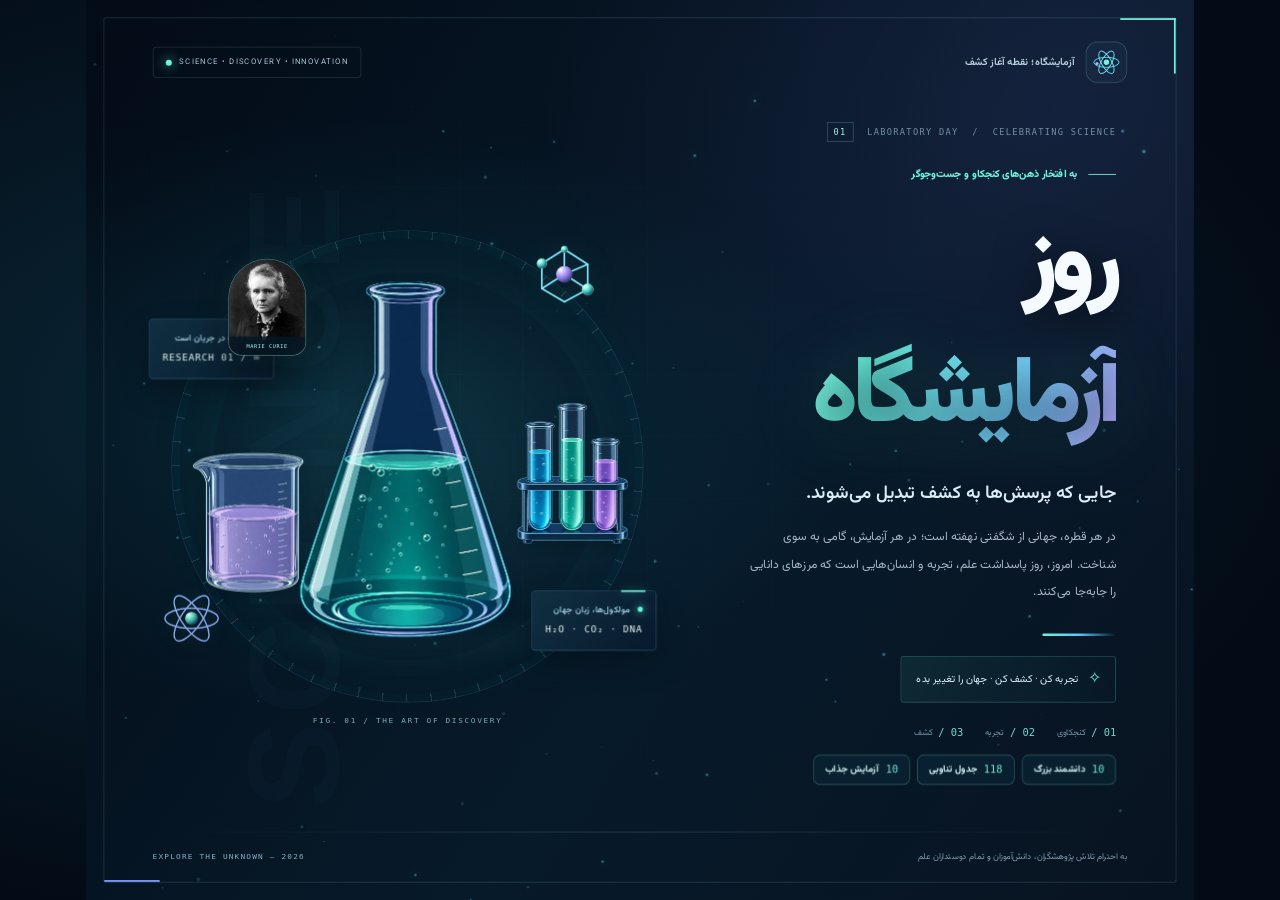
<file: index.html>
<!doctype html>
<html lang="fa" dir="rtl">

<head>
<link rel="icon" href="data:,">
    <meta charset="UTF-8">
    <meta name="viewport" content="width=device-width,initial-scale=1">
    <meta name="theme-color" content="#061426">
    <title>روز آزمایشگاه | جشن کنجکاوی و کشف</title>
    <link rel="stylesheet" href="interactive.css">
    <style>
        :root {
            --bg: #051220;
            --mint: #67f7db;
            --cyan: #51c9ff;
            --violet: #a09bff;
            --text: #f5fbff;
            --muted: #9db5c9
        }

        * {
            box-sizing: border-box
        }

        html,
        body {
            margin: 0;
            min-height: 100%;
            background: var(--bg);
            font-family: 'Vazirmatn', Tahoma, sans-serif;
            color: var(--text)
        }

        body {
            overflow-x: hidden
        }

        .poster {
            position: relative;
            min-height: 100svh;
            isolation: isolate;
            display: flex;
            flex-direction: column;
            overflow: hidden;
            background: radial-gradient(ellipse 54% 46% at 74% 47%, #123a5377 0%, transparent 75%), radial-gradient(ellipse 45% 45% at 12% 92%, #20305e66 0%, transparent 75%), linear-gradient(135deg, #07182c, #061321 62%, #06111d)
        }

        .poster:before {
            content: '';
            position: absolute;
            inset: 0;
            z-index: -1;
            background-image: linear-gradient(#a0d6ff08 1px, transparent 1px), linear-gradient(90deg, #a0d6ff08 1px, transparent 1px);
            background-size: 58px 58px;
            mask-image: linear-gradient(to bottom, #000b, transparent 90%)
        }

        .poster:after {
            content: '';
            position: absolute;
            inset: 18px;
            border: 1px solid #a2d9ff23;
            border-radius: 20px;
            pointer-events: none
        }

        #particles {
            position: absolute;
            inset: 0;
            width: 100%;
            height: 100%;
            pointer-events: none;
            z-index: -1;
            opacity: .7
        }

        .top {
            display: flex;
            justify-content: space-between;
            align-items: center;
            gap: 20px;
            padding: 45px clamp(34px, 6vw, 100px) 15px;
            position: relative;
            z-index: 2
        }

        .brand {
            display: flex;
            align-items: center;
            gap: 13px;
            color: #d8f9ff;
            font-weight: 800;
            font-size: 14px;
            letter-spacing: .01em
        }

        .brand svg {
            width: 42px;
            height: 42px
        }

        .top .tag {
            display: flex;
            align-items: center;
            gap: 9px;
            color: #a5c6d8;
            border: 1px solid #a5c6d82c;
            border-radius: 999px;
            padding: 9px 16px;
            font-size: 12px;
            letter-spacing: .1em;
            direction: ltr
        }

        .tag i {
            width: 7px;
            height: 7px;
            border-radius: 50%;
            background: var(--mint);
            box-shadow: 0 0 14px var(--mint);
            animation: blink 2s infinite
        }

        .main {
            flex: 1;
            display: grid;
            grid-template-columns: minmax(340px, 1fr) minmax(440px, 1.15fr);
            align-items: center;
            gap: 30px;
            max-width: 1600px;
            width: 100%;
            margin: auto;
            padding: 0 clamp(35px, 7vw, 115px);
            direction: rtl;
            position: relative
        }

        .copy {
            position: relative;
            z-index: 4;
            padding-bottom: 30px
        }

        .eyebrow {
            display: inline-flex;
            align-items: center;
            gap: 13px;
            color: var(--mint);
            font-size: 13px;
            font-weight: 800;
            letter-spacing: .05em;
            margin-bottom: 25px
        }

        .eyebrow:before {
            content: '';
            width: 32px;
            height: 1px;
            background: var(--mint)
        }

        h1 {
            font-size: clamp(75px, 9.5vw, 155px);
            line-height: 1.16;
            letter-spacing: -.075em;
            margin: 0;
            font-weight: 900;
            text-shadow: 0 9px 45px #02081180
        }

        h1 .light {
            display: block;
            background: linear-gradient(102deg, #c5fff1 4%, #60ddfd 55%, #aaa1ff 100%);
            background-clip: text;
            -webkit-background-clip: text;
            color: transparent;
            filter: drop-shadow(0 0 28px #42dceb25)
        }

        .sub {
            font-weight: 750;
            font-size: clamp(18px, 2.05vw, 30px);
            margin: 24px 0 15px;
            color: #dbeef7
        }

        .desc {
            max-width: 490px;
            font-size: clamp(13px, 1.2vw, 17px);
            line-height: 2.35;
            color: var(--muted);
            font-weight: 400
        }

        .line {
            width: 85px;
            height: 3px;
            margin: 30px 0 23px;
            background: linear-gradient(90deg, var(--mint), var(--cyan), transparent);
            border-radius: 5px
        }

        .pill {
            display: inline-flex;
            align-items: center;
            gap: 11px;
            font-size: 13px;
            color: #d9f4fe;
            border: 1px solid #6fead549;
            background: #53e5cb0d;
            border-radius: 9px;
            padding: 10px 16px
        }

        .pill span {
            font-size: 18px;
            color: var(--mint)
        }

        .art {
            position: relative;
            width: 100%;
            min-height: 620px;
            display: grid;
            place-items: center;
            transform: translateX(-2%)
        }

        .halo {
            position: absolute;
            width: min(94%, 690px);
            aspect-ratio: 1;
            border: 1px solid #80cafa25;
            border-radius: 50%;
            box-shadow: inset 0 0 90px #1a9fc412, 0 0 100px #2a81cb0a;
            animation: breath 8s ease-in-out infinite
        }

        .halo:before,
        .halo:after {
            content: '';
            position: absolute;
            inset: 12%;
            border: 1px dashed #87d5fa26;
            border-radius: 50%;
            animation: spin 110s linear infinite
        }

        .halo:after {
            inset: 29%;
            border-style: solid;
            border-color: #7dcfee22;
            animation-direction: reverse
        }

        .halo .cross {
            position: absolute;
            top: 50%;
            left: 50%;
            width: 6px;
            height: 6px;
            border-radius: 50%;
            background: #6ddfff;
            box-shadow: 0 0 15px #6ddfff
        }

        .hero-svg {
            width: min(100%, 740px);
            overflow: visible;
            filter: drop-shadow(0 18px 55px #020a1988);
            animation: float 7s ease-in-out infinite
        }

        .liquid {
            animation: liquid 5s ease-in-out infinite alternate;
            transform-origin: center
        }

        .bubble {
            animation: up var(--dur, 4s) linear infinite;
            opacity: 0
        }

        .bubble.b2 {
            animation-delay: -1.5s
        }

        .bubble.b3 {
            animation-delay: -2.8s
        }

        .bubble.b4 {
            animation-delay: -3.5s
        }

        .wave {
            animation: wave 5s ease-in-out infinite alternate;
            transform-origin: center
        }

        .flask-glow {
            filter: drop-shadow(0 0 18px #42f4d766)
        }

        .orbit {
            position: absolute;
            width: 110px;
            height: 110px;
            animation: orbit 10s ease-in-out infinite;
            filter: drop-shadow(0 0 15px #63ddff66)
        }

        .orbit.one {
            top: 11%;
            right: 2%
        }

        .orbit.two {
            bottom: 15%;
            left: 0;
            width: 75px;
            height: 75px;
            animation-delay: -3s
        }

        .orbit.three {
            top: 10%;
            left: 18%;
            width: 56px;
            height: 56px;
            animation-delay: -5s
        }

        .stat {
            position: absolute;
            border: 1px solid #9ad5ff34;
            background: #0d2638b8;
            backdrop-filter: blur(12px);
            padding: 12px 16px;
            border-radius: 12px;
            color: #a7d7e9;
            font: 600 12px/1.9 'Vazirmatn', sans-serif;
            box-shadow: 0 8px 40px #02122550
        }

        .stat strong {
            display: block;
            color: #edffff;
            font-size: 15px;
            font-weight: 800;
            direction: ltr;
            letter-spacing: .03em
        }

        .stat.s1 {
            right: 2%;
            bottom: 20%
        }

        .stat.s2 {
            left: 1%;
            top: 27%
        }

        .stat .dot {
            display: inline-block;
            width: 6px;
            height: 6px;
            background: var(--mint);
            border-radius: 50%;
            margin-left: 6px;
            box-shadow: 0 0 10px var(--mint)
        }

        .bottom {
            position: relative;
            z-index: 3;
            padding: 12px clamp(35px, 6vw, 100px) 40px;
            display: flex;
            align-items: center;
            justify-content: space-between;
            gap: 25px;
            color: #7f9bae;
            font-size: 12px
        }

        .bottom .latin {
            direction: ltr;
            letter-spacing: .2em;
            font-size: 11px;
            color: #80b1c7
        }

        .decor {
            position: absolute;
            inset: 0;
            pointer-events: none;
            z-index: -1
        }

        .decor .num {
            position: absolute;
            left: 6%;
            bottom: 12%;
            font: 700 90px/1 Arial, sans-serif;
            letter-spacing: -.08em;
            color: #3ea9d20b;
            transform: rotate(-90deg)
        }

        @keyframes float {

            0%,
            100% {
                transform: translateY(4px) rotate(-1deg)
            }

            50% {
                transform: translateY(-15px) rotate(1deg)
            }
        }

        @keyframes orbit {

            0%,
            100% {
                transform: translateY(0) rotate(-6deg)
            }

            50% {
                transform: translateY(-18px) rotate(9deg)
            }
        }

        @keyframes spin {
            to {
                transform: rotate(360deg)
            }
        }

        @keyframes breath {
            50% {
                transform: scale(1.045);
                opacity: .65
            }
        }

        @keyframes blink {
            50% {
                opacity: .4
            }
        }

        @keyframes liquid {
            to {
                transform: rotate(2deg) translateY(3px)
            }
        }

        @keyframes wave {
            to {
                transform: rotate(-2deg)
            }
        }

        @keyframes up {
            0% {
                transform: translateY(20px);
                opacity: 0
            }

            20% {
                opacity: .9
            }

            80% {
                opacity: .8
            }

            100% {
                transform: translateY(-75px);
                opacity: 0
            }
        }

        @media(max-width:850px) {
            .poster {
                min-height: 100svh
            }

            .top {
                padding: 32px 40px 0
            }

            .main {
                display: flex;
                flex-direction: column;
                gap: 0;
                padding: 38px 38px 0
            }

            .copy {
                align-self: stretch;
                padding: 0
            }

            .copy h1 {
                font-size: clamp(65px, 13vw, 105px)
            }

            .copy .sub {
                margin: 17px 0 5px
            }

            .desc {
                max-width: 600px
            }

            .art {
                min-height: 460px;
                max-width: 600px;
                margin: -10px auto 0
            }

            .stat.s1 {
                bottom: 12%
            }

            .bottom {
                padding: 0 38px 32px
            }

            .eyebrow {
                margin-bottom: 12px
            }

            .line {
                margin: 19px 0 15px
            }
        }

        @media(max-width:500px) {
            .poster:after {
                inset: 10px;
                border-radius: 12px
            }

            .top {
                padding: 26px 24px 0
            }

            .top .tag {
                font-size: 10px;
                padding: 7px 9px
            }

            .brand {
                font-size: 12px;
                gap: 7px
            }

            .brand svg {
                width: 32px;
                height: 32px
            }

            .main {
                padding: 40px 28px 0
            }

            .copy h1 {
                font-size: clamp(62px, 16vw, 85px)
            }

            .eyebrow {
                font-size: 11px
            }

            .sub {
                font-size: 18px
            }

            .desc {
                font-size: 12px;
                line-height: 2.2
            }

            .art {
                min-height: 335px;
                width: 110%;
                margin-right: -5%;
                margin-top: 10px
            }

            .orbit.one {
                width: 65px;
                height: 65px;
                right: 0
            }

            .orbit.two {
                width: 45px;
                height: 45px
            }

            .orbit.three {
                width: 35px;
                height: 35px
            }

            .stat {
                font-size: 9px;
                padding: 6px 9px
            }

            .stat strong {
                font-size: 11px
            }

            .stat.s2 {
                top: 15%;
                left: 0
            }

            .stat.s1 {
                right: 0;
                bottom: 8%
            }

            .bottom {
                padding: 16px 28px 28px;
                font-size: 10px
            }

            .bottom .latin {
                font-size: 8px;
                letter-spacing: .1em
            }
        }

        @media(prefers-reduced-motion:reduce) {

            *,
            *:before,
            *:after {
                animation: none !important;
                scroll-behavior: auto !important
            }
        }

        /* Immersive editorial poster */
        :root {
            --bg: #030b16;
            --muted: #a3b8ca
        }

        .poster {
            background: radial-gradient(ellipse at 24% 46%, #12657840, transparent 43%), radial-gradient(ellipse at 88% 12%, #6650b024, transparent 38%), linear-gradient(125deg, #030b16, #071a2a 58%, #081321);
        }

        .poster:before {
            background-size: 72px 72px;
            opacity: .7;
            mask-image: radial-gradient(ellipse at 30% 45%, #000, transparent 75%)
        }

        .poster:after {
            inset: 20px;
            border-radius: 3px;
            border-color: #a2d9ff26;
            background: linear-gradient(90deg, #69f6da, #69f6da) top right/64px 2px no-repeat, linear-gradient(#69f6da, #69f6da) top right/2px 64px no-repeat, linear-gradient(90deg, #889dff, #889dff) bottom left/64px 2px no-repeat;
        }

        .top {
            padding-top: 48px;
        }

        .brand {
            font-weight: 600;
            font-size: 12px;
            color: #b9d4df
        }

        .brand svg {
            padding: 7px;
            width: 48px;
            height: 48px;
            border: 1px solid #82e7df35;
            border-radius: 14px;
            background: #76e8dc08
        }

        .top .tag {
            font-size: 9px;
            letter-spacing: .17em;
            border-radius: 4px;
            padding: 10px 14px
        }

        .main {
            grid-template-columns: minmax(0, 1fr) minmax(0, 1.12fr);
            gap: 12px;
            padding-top: 30px;
            padding-bottom: 24px
        }

        .eyebrow {
            font-size: 12px;
            letter-spacing: 0;
            margin-bottom: 22px
        }

        h1 {
            font-size: clamp(72px, 8.4vw, 140px);
            font-weight: 900;
            letter-spacing: -.065em;
            line-height: 1.42
        }

        h1 .light {
            background: linear-gradient(110deg, #b8fff0 5%, #65edda 42%, #74c8f7 78%, #baa9ff);
            background-clip: text;
            -webkit-background-clip: text;
            filter: drop-shadow(0 0 34px #48e9d72b)
        }

        .sub {
            font-size: clamp(17px, 1.65vw, 25px);
            line-height: 1.9;
            margin-top: 12px;
            font-weight: 600
        }

        .desc {
            font-size: 14px;
            line-height: 2.3;
            max-width: 430px
        }

        .pill {
            border-radius: 4px;
            padding: 12px 17px;
            font-size: 12px;
            background: linear-gradient(110deg, #53e5cb16, #53e5cb03);
            border-color: #6fead538
        }

        .art {
            min-height: 610px;
            transform: translateX(-1%);
        }

        .art:before {
            content: '';
            position: absolute;
            width: 78%;
            aspect-ratio: 1;
            border-radius: 50%;
            background: radial-gradient(circle, #65ffdc13, transparent 67%);
            box-shadow: 0 0 110px #49f5df0c;
        }

        .art:after {
            content: 'FIG. 01 / THE ART OF DISCOVERY';
            position: absolute;
            bottom: 1%;
            left: 50%;
            transform: translateX(-50%);
            white-space: nowrap;
            font: 9px monospace;
            letter-spacing: .21em;
            color: #7ea9bc;
            direction: ltr
        }

        .halo {
            width: 95%;
            border-color: #80cafa25;
            background: repeating-conic-gradient(from 0deg, #9ce6ff25 0deg .3deg, transparent .3deg 6deg);
            mask-image: radial-gradient(circle, transparent 68%, #000 68.2%, #000 71%, transparent 71.2%);
            animation: spin 160s linear infinite;
        }

        .hero-svg {
            position: relative;
            z-index: 1;
            filter: drop-shadow(0 25px 25px #0008) drop-shadow(0 0 45px #44ddcb18)
        }

        .stat {
            z-index: 2;
            border-radius: 5px;
            font-size: 10px;
            padding: 12px 15px;
            background: linear-gradient(130deg, #123345de, #091a2de8);
            border-color: #9ad5ff30;
            box-shadow: 0 15px 35px #0004;
        }

        .stat:before {
            content: '';
            position: absolute;
            top: -1px;
            right: 12px;
            width: 28px;
            height: 2px;
            background: var(--mint);
            box-shadow: 0 0 12px #67f7db80
        }

        .stat strong {
            font: 11px/2 monospace;
            margin-top: 3px;
            letter-spacing: .08em
        }

        .stat.s1 {
            right: 0;
            bottom: 15%
        }

        .stat.s2 {
            left: -2%;
            top: 22%
        }

        .orbit {
            opacity: .75
        }

        .orbit.one {
            width: 85px;
            top: 5%;
            right: 8%
        }

        .bottom {
            padding-top: 22px;
            padding-bottom: 42px;
            font-size: 10px;
        }

        .bottom:before {
            content: '';
            position: absolute;
            top: 0;
            left: 6%;
            right: 6%;
            height: 1px;
            background: linear-gradient(90deg, transparent, #8bc5df38, transparent)
        }

        .bottom .latin {
            font: 9px monospace;
            letter-spacing: .15em
        }

        .edition {
            display: flex;
            align-items: center;
            gap: 16px;
            margin-bottom: 22px;
            direction: ltr;
            justify-content: flex-end;
            color: #728fa4;
            font: 10px monospace;
            letter-spacing: .15em
        }

        .edition b {
            color: #9ff6e6;
            font-weight: 400;
            border: 1px solid #8ae2d842;
            padding: 5px 7px
        }

        .science-strip {
            display: flex;
            gap: 25px;
            margin-top: 27px;
            color: #7395a9;
            font-size: 10px;
        }

        .science-strip span {
            display: flex;
            align-items: center;
            gap: 7px
        }

        .science-strip i {
            font: 12px monospace;
            color: #78d6d1;
            font-style: normal
        }

        .decor .num {
            font-size: 150px;
            left: -125px;
            bottom: 38%;
            letter-spacing: .06em;
            color: #68bddd07
        }

        @media(min-width:1500px) {
            .art {
                min-height: 700px
            }
        }

        @media(max-width:1000px) and (min-width:851px) {
            .main {
                padding-inline: 48px
            }

            h1 {
                font-size: 76px
            }

            .art {
                min-height: 530px
            }

            .stat.s2 {
                left: -5%
            }
        }

        @media(max-width:850px) {
            .main {
                padding-top: 38px;
                gap: 5px
            }

            .copy h1 {
                font-size: clamp(70px, 12vw, 100px);
                line-height: 1.35
            }

            .edition {
                justify-content: flex-start;
                margin-bottom: 18px
            }

            .art {
                min-height: 470px;
                max-width: 560px
            }

            .desc {
                max-width: 580px
            }

            .science-strip {
                margin-top: 20px
            }

            .stat.s2 {
                left: 0
            }

            .bottom {
                padding-top: 22px
            }
        }

        @media(max-width:500px) {
            .poster:after {
                inset: 10px
            }

            .top {
                padding: 28px 26px 0;
                gap: 10px
            }

            .brand {
                font-size: 10px;
                max-width: 165px
            }

            .brand svg {
                width: 36px;
                height: 36px;
                flex-shrink: 0;
                padding: 4px
            }

            .top .tag {
                font-size: 0;
                padding: 10px;
                border-radius: 50%
            }

            .top .tag i {
                width: 6px;
                height: 6px
            }

            .main {
                padding: 35px 29px 16px
            }

            .copy h1 {
                font-size: clamp(55px, 14vw, 72px)
            }

            .edition {
                font-size: 8px;
                gap: 12px
            }

            .eyebrow {
                font-size: 10px
            }

            .sub {
                font-size: 16px
            }

            .desc {
                font-size: 12px
            }

            .pill {
                font-size: 10px;
                padding: 10px 12px
            }

            .science-strip {
                gap: 17px;
                font-size: 9px
            }

            .art {
                min-height: 345px;
                margin-top: 16px
            }

            .stat {
                font-size: 8px;
                padding: 8px
            }

            .stat strong {
                font-size: 9px
            }

            .stat.s1 {
                bottom: 12%
            }

            .art:after {
                font-size: 7px;
                bottom: 0
            }

            .bottom {
                flex-direction: column;
                align-items: flex-start;
                gap: 12px;
                font-size: 9px;
                line-height: 1.9
            }
        }

        @media print {
            @page {
                size: A4 landscape;
                margin: 0
            }

            * {
                animation: none !important;
                -webkit-print-color-adjust: exact;
                print-color-adjust: exact
            }

            .poster {
                min-height: 210mm;
                height: 210mm
            }

            .top {
                padding-top: 35px
            }

            .main {
                display: grid;
                grid-template-columns: 1fr 1.1fr;
                padding: 0 60px;
            }

            .copy h1 {
                font-size: 86px
            }

            .art {
                min-height: 480px
            }

            .bottom {
                padding-bottom: 30px
            }
        }

        /* Fit the complete composition inside the available screen. */
        @media screen {

            html,
            body {
                width: 100%;
                height: 100%;
                overflow: hidden;
            }

            body {
                background: radial-gradient(ellipse at 30% 45%, #0b2938, #030b16 75%);
            }

            .poster {
                position: fixed;
                top: 0;
                left: 0;
                width: var(--poster-width, 100vw);
                min-height: var(--poster-height, 100dvh);
                transform-origin: top left;
                transform: translate(var(--poster-x, 0px), var(--poster-y, 0px)) scale(var(--poster-scale, 1));
            }
        }

        /* Polished glass and molecular sculpture. */
        .orbit.one {
            width: 106px;
            height: 106px;
            opacity: 1;
        }

        .orbit.two {
            opacity: .9;
        }

        .orbit.three {
            opacity: .9;
        }

        .orbit {
            filter: drop-shadow(0 8px 8px #0006) drop-shadow(0 0 14px #68dfe82b);
        }

        .orbit g[stroke] {
            stroke-linecap: round;
            stroke-linejoin: round;
        }

        .flask-glow {
            filter: drop-shadow(0 0 12px #42f4d735) drop-shadow(0 12px 16px #00132165);
        }

        .hero-svg {
            filter: drop-shadow(0 30px 24px #0006) drop-shadow(0 0 55px #44ddcb20);
        }

        @media(max-width:500px) {
            .orbit.one {
                width: 70px;
                height: 70px;
            }
        }

        /* Three independent photographic cutouts, each with its own motion. */
        .glass-scene {
            position: relative;
            z-index: 1;
            width: 100%;
            aspect-ratio: 760 / 680;
            direction: ltr;
            isolation: isolate;
        }

        .glass-scene:before {
            content: '';
            position: absolute;
            left: 8%;
            right: 5%;
            bottom: 6%;
            height: 10%;
            border-radius: 50%;
            background: radial-gradient(ellipse, #48dcca10, transparent 70%);
            filter: blur(12px);
        }

        .glass-object {
            position: absolute;
            display: block;
            object-fit: contain;
            transform-origin: 50% 80%;
            filter: drop-shadow(0 5px 7px #0002);
            will-change: transform;
        }

        .glass-flask {
            left: 24%;
            bottom: 6%;
            width: 51%;
            height: 90%;
            z-index: 3;
            animation: flask-drift 7.5s ease-in-out infinite;
        }

        .glass-beaker {
            left: 0;
            bottom: 12%;
            width: 36%;
            height: 51%;
            z-index: 2;
            animation: beaker-drift 6.4s ease-in-out -2s infinite;
        }

        .glass-tubes {
            right: -1%;
            bottom: 15%;
            width: 36%;
            height: 66%;
            z-index: 1;
            animation: tubes-drift 8.6s ease-in-out -4s infinite;
        }

        .glass-definitions {
            position: absolute;
            overflow: hidden;
            pointer-events: none;
        }

        .orbit {
            z-index: 3;
        }

        .halo {
            z-index: 0;
        }

        @keyframes flask-drift {

            0%,
            100% {
                transform: translateY(4px) rotate(-2deg)
            }

            50% {
                transform: translateY(-14px) rotate(1.5deg)
            }
        }

        @keyframes beaker-drift {

            0%,
            100% {
                transform: translateY(-5px) rotate(-7deg)
            }

            50% {
                transform: translateY(10px) rotate(-2deg)
            }
        }

        @keyframes tubes-drift {

            0%,
            100% {
                transform: translateY(6px) rotate(6deg)
            }

            50% {
                transform: translateY(-12px) rotate(2deg)
            }
        }

        @media(max-width:500px) {
            .glass-scene {
                width: 104%;
            }
        }

        @media(prefers-reduced-motion:reduce) {
            .glass-object {
                animation: none;
                will-change: auto;
            }
        }

        @media print {
            .glass-object {
                animation: none;
                will-change: auto;
            }
        }
    </style>
</head>

<body>
    <main class="poster">
        <canvas id="particles" aria-hidden="true"></canvas>
        <div class="decor"><span class="num">SCIENCE</span></div>
        <header class="top">
            <div class="brand"><svg viewBox="0 0 44 44" fill="none" aria-hidden="true">
                    <circle cx="22" cy="22" r="4.3" fill="#73F6DB" />
                    <ellipse cx="22" cy="22" rx="20" ry="8" stroke="#66DFF3" stroke-width="1.5"
                        transform="rotate(60 22 22)" />
                    <ellipse cx="22" cy="22" rx="20" ry="8" stroke="#66DFF3" stroke-width="1.5"
                        transform="rotate(-60 22 22)" />
                    <ellipse cx="22" cy="22" rx="20" ry="8" stroke="#66DFF3" stroke-width="1.5" />
                    <circle cx="7" cy="24" r="2.5" fill="#BCA8FF" />
                </svg><span>آزمایشگاه؛ نقطه آغاز کشف</span></div>
            <div class="tag"><i></i> SCIENCE • DISCOVERY • INNOVATION</div>
        </header>
        <section class="main">
            <div class="copy">
                <div class="edition"><b>01</b> LABORATORY DAY <span> / </span> CELEBRATING SCIENCE</div>
                <div class="eyebrow">به افتخار ذهن‌های کنجکاو و جست‌وجوگر</div>
                <h1>روز <span class="light">آزمایشگاه</span></h1>
                <div class="sub">جایی که پرسش‌ها به کشف تبدیل می‌شوند.</div>
                <p class="desc">در هر قطره، جهانی از شگفتی نهفته است؛ در هر آزمایش، گامی به سوی شناخت. امروز، روز
                    پاسداشت علم، تجربه و انسان‌هایی است که مرزهای دانایی را جابه‌جا می‌کنند.</p>
                <div class="line"></div>
                <div class="pill"><span>✧</span> تجربه کن · کشف کن · جهان را تغییر بده</div>
                <div class="science-strip"><span><i>01 /</i> کنجکاوی</span><span><i>02 /</i> تجربه</span><span><i>03
                            /</i> کشف</span></div>
                <nav class="experience-nav" aria-label="بخش‌های تعاملی">
                    <button class="experience-btn" type="button" data-open-museum="scientists"><b>10</b> دانشمند بزرگ</button>
                    <button class="experience-btn" type="button" data-open-museum="periodic"><b>118</b> جدول تناوبی</button>
                    <button class="experience-btn" type="button" data-open-museum="experiments"><b>10</b> آزمایش جذاب</button>
                </nav>
            </div>
            <div class="art" aria-label="تصویر متحرک ظروف شیشه‌ای آزمایشگاه و ساختار مولکولی">
                <figure class="scientist-cameo" aria-label="ماری کوری">
                    <img src="assets/scientists/Marie_Curie.jpg" alt="پرتره ماری کوری" decoding="async">
                </figure>
                <div class="halo"><i class="cross"></i></div>
                <svg class="orbit one" viewBox="0 0 110 110" aria-hidden="true">
                    <g stroke="#7FEAFF" stroke-width="2" fill="none">
                        <path d="M20 42 47 25 75 43 75 73 47 88 20 72Z" />
                        <path d="M47 25 47 55 75 73M47 55 20 72M47 55 75 43" />
                    </g>
                    <g fill="url(#moleculePearl)" stroke="#b3ffed" stroke-opacity=".45" stroke-width=".7">
                        <circle cx="20" cy="42" r="6" />
                        <circle cx="75" cy="73" r="7" />
                        <circle cx="47" cy="25" r="4" />
                    </g>
                    <circle cx="47" cy="55" r="10" fill="url(#moleculeViolet)" />
                </svg>
                <svg class="orbit two" viewBox="0 0 90 90" aria-hidden="true">
                    <g fill="none" stroke="#93B9FF" stroke-width="2">
                        <ellipse cx="45" cy="45" rx="37" ry="14" transform="rotate(55 45 45)" />
                        <ellipse cx="45" cy="45" rx="37" ry="14" transform="rotate(-55 45 45)" />
                        <ellipse cx="45" cy="45" rx="37" ry="14" />
                    </g>
                    <circle cx="45" cy="45" r="9" fill="url(#moleculePearl)" />
                </svg>
                <svg class="orbit three" viewBox="0 0 60 60" aria-hidden="true">
                    <path d="M7 45 19 15 41 19 52 45 30 53Z" fill="none" stroke="#A19BFF" stroke-width="2" />
                    <g fill="url(#moleculePearl)">
                        <circle cx="7" cy="45" r="4" />
                        <circle cx="19" cy="15" r="5" />
                        <circle cx="41" cy="19" r="4" />
                        <circle cx="52" cy="45" r="6" />
                    </g>
                </svg>
                <div class="glass-scene" role="group" aria-label="Animated laboratory glassware">
                    <img class="glass-object glass-beaker" src="assets/glass-beaker-2d.png"
                        alt="&#1576;&#1588;&#1585; &#1576;&#1575; &#1605;&#1575;&#1740;&#1593; &#1576;&#1606;&#1601;&#1588;"
                        decoding="async">
                    <img class="glass-object glass-tubes" src="assets/glass-tubes-2d.png"
                        alt="&#1604;&#1608;&#1604;&#1607;&#8204;&#1607;&#1575;&#1740; &#1570;&#1586;&#1605;&#1575;&#1740;&#1588; &#1585;&#1606;&#1711;&#1740;"
                        decoding="async">
                    <img class="glass-object glass-flask" src="assets/glass-flask-2d.png"
                        alt="&#1575;&#1585;&#1604;&#1606; &#1576;&#1575; &#1605;&#1575;&#1740;&#1593; &#1601;&#1740;&#1585;&#1608;&#1586;&#1607;&#8204;&#1575;&#1740;"
                        decoding="async" fetchpriority="high">
                </div>
                <svg class="glass-definitions" width="0" height="0" aria-hidden="true">
                    <defs>
                        <linearGradient id="glassRim" x1="0" y1="0" x2="1" y2="0">
                            <stop stop-color="#62b9ce" />
                            <stop offset=".2" stop-color="#efffff" />
                            <stop offset=".48" stop-color="#7bbdce" />
                            <stop offset=".8" stop-color="#ddffff" />
                            <stop offset="1" stop-color="#69b7d2" />
                        </linearGradient>
                        <linearGradient id="glassShine" x1="0" y1="0" x2="1" y2=".4">
                            <stop stop-color="#fff" stop-opacity=".65" />
                            <stop offset=".35" stop-color="#b5ffff" stop-opacity=".12" />
                            <stop offset="1" stop-color="#fff" stop-opacity="0" />
                        </linearGradient>
                        <radialGradient id="moleculePearl" cx="30%" cy="25%" r="75%">
                            <stop stop-color="#fff" />
                            <stop offset=".22" stop-color="#b1fff0" />
                            <stop offset=".6" stop-color="#45cdbb" />
                            <stop offset="1" stop-color="#15536d" />
                        </radialGradient>
                        <radialGradient id="moleculeViolet" cx="28%" cy="22%" r="80%">
                            <stop stop-color="#fff" />
                            <stop offset=".25" stop-color="#d3c5ff" />
                            <stop offset=".65" stop-color="#8c77e1" />
                            <stop offset="1" stop-color="#383b80" />
                        </radialGradient>
                        <radialGradient id="liquidDepth" cx="48%" cy="18%" r="90%">
                            <stop stop-color="#a1ffe8" stop-opacity=".6" />
                            <stop offset=".5" stop-color="#21d5bd" stop-opacity=".15" />
                            <stop offset="1" stop-color="#004f72" stop-opacity=".8" />
                        </radialGradient>
                        <filter id="softGlow" x="-100%" y="-100%" width="300%" height="300%">
                            <feGaussianBlur stdDeviation="3" />
                        </filter>
                        <linearGradient id="glass" x1="0" y1="0" x2="1" y2="1">
                            <stop stop-color="#E4FFFF" stop-opacity=".48" />
                            <stop offset=".28" stop-color="#5FCBFF" stop-opacity=".05" />
                            <stop offset=".7" stop-color="#80DFFF" stop-opacity=".08" />
                            <stop offset="1" stop-color="#D8FAFF" stop-opacity=".3" />
                        </linearGradient>
                        <linearGradient id="mintliquid" x1="0" y1="0" x2="1" y2="1">
                            <stop stop-color="#8FFFE3" />
                            <stop offset=".4" stop-color="#30E7CC" />
                            <stop offset="1" stop-color="#04768F" />
                        </linearGradient>
                        <linearGradient id="purpleliquid" x1="0" y1="0" x2="1" y2="1">
                            <stop stop-color="#E3C7FF" />
                            <stop offset=".5" stop-color="#A08AF2" />
                            <stop offset="1" stop-color="#4A6EE8" />
                        </linearGradient>
                        <linearGradient id="blueLiquid" x1="0" y1="0" x2="1" y2="1">
                            <stop stop-color="#7ED9FF" />
                            <stop offset="1" stop-color="#1288E3" />
                        </linearGradient>
                        <radialGradient id="light">
                            <stop stop-color="#58EEDB" stop-opacity=".34" />
                            <stop offset="1" stop-color="#58EEDB" stop-opacity="0" />
                        </radialGradient>
                        <filter id="blur">
                            <feGaussianBlur stdDeviation="12" />
                        </filter>
                        <clipPath id="flaskclip">
                            <path
                                d="M334 135H408V280L544 508Q561 541 531 557Q519 565 496 565H246Q221 565 208 548Q195 532 210 505L334 280Z" />
                        </clipPath>
                        <clipPath id="roundclip">
                            <path d="M85 337H216V471Q216 529 155 530Q94 529 85 471Z" />
                        </clipPath>
                    </defs>
                </svg>
                <div class="stat s1"><span class="dot"></span> مولکول‌ها، زبان جهان<strong>H₂O · CO₂ · DNA</strong>
                </div>
                <div class="stat s2"><span class="dot"></span> کشف در جریان است<strong>RESEARCH 01 / ∞</strong></div>
            </div>
        </section>
        <footer class="bottom"><span>به احترام تلاش پژوهشگران، دانش‌آموزان و تمام دوستداران علم</span><span
                class="latin">EXPLORE THE UNKNOWN — 2026</span></footer>
    </main>
    <div id="museum-root"></div>
    <script>
        (() => { const c = document.getElementById('particles'), ctx = c.getContext('2d'); if (!ctx) return; let w, h, dpr, particles = []; const reduce = matchMedia('(prefers-reduced-motion: reduce)').matches; function resize() { dpr = Math.min(devicePixelRatio || 1, 2); w = c.clientWidth; h = c.clientHeight; c.width = w * dpr; c.height = h * dpr; ctx.setTransform(dpr, 0, 0, dpr, 0, 0); particles = Array.from({ length: Math.min(95, Math.floor(w * h / 12000)) }, () => ({ x: Math.random() * w, y: Math.random() * h, r: Math.random() * 1.6 + .4, vx: (Math.random() - .5) * .24, vy: (Math.random() - .5) * .2, a: Math.random() * .5 + .15 })) } function draw() { ctx.clearRect(0, 0, w, h); for (const p of particles) { ctx.beginPath(); ctx.fillStyle = `rgba(115,219,245,${p.a})`; ctx.shadowBlur = 12; ctx.shadowColor = '#5fc9e8'; ctx.arc(p.x, p.y, p.r, 0, Math.PI * 2); ctx.fill(); ctx.shadowBlur = 0; if (!reduce) { p.x = (p.x + p.vx + w) % w; p.y = (p.y + p.vy + h) % h } } if (!reduce) requestAnimationFrame(draw) } window.addEventListener('resize', resize, { passive: true }); resize(); draw() })();
    </script>

    <script>
        (() => {
            const poster = document.querySelector('.poster');
            const screen = matchMedia('screen');
            let frame;
            function fitPoster() {
                if (!screen.matches) return;
                const viewport = window.visualViewport;
                const width = viewport ? viewport.width : window.innerWidth;
                const height = viewport ? viewport.height : window.innerHeight;
                const layoutWidth = Math.max(320, width);
                poster.style.setProperty('--poster-width', `${layoutWidth}px`);
                poster.style.setProperty('--poster-height', `${height}px`);
                const layoutHeight = Math.max(poster.offsetHeight, poster.scrollHeight);
                const scale = Math.min(1, width / layoutWidth, height / layoutHeight);
                poster.style.setProperty('--poster-scale', scale);
                poster.style.setProperty('--poster-x', `${(width - layoutWidth * scale) / 2 + (viewport?.offsetLeft || 0)}px`);
                poster.style.setProperty('--poster-y', `${(height - layoutHeight * scale) / 2 + (viewport?.offsetTop || 0)}px`);
            }
            function scheduleFit() {
                cancelAnimationFrame(frame);
                frame = requestAnimationFrame(fitPoster);
            }
            new ResizeObserver(scheduleFit).observe(poster);
            window.addEventListener('resize', scheduleFit, { passive: true });
            window.visualViewport?.addEventListener('resize', scheduleFit, { passive: true });
            window.visualViewport?.addEventListener('scroll', scheduleFit, { passive: true });
            window.addEventListener('afterprint', scheduleFit);
            document.fonts?.ready.then(scheduleFit);
            poster.querySelectorAll('img').forEach(img => img.addEventListener('load', scheduleFit, { once: true }));
            fitPoster();
        })();
    </script>
<script src="interactive.js"></script>
</body>

</html>
</file>
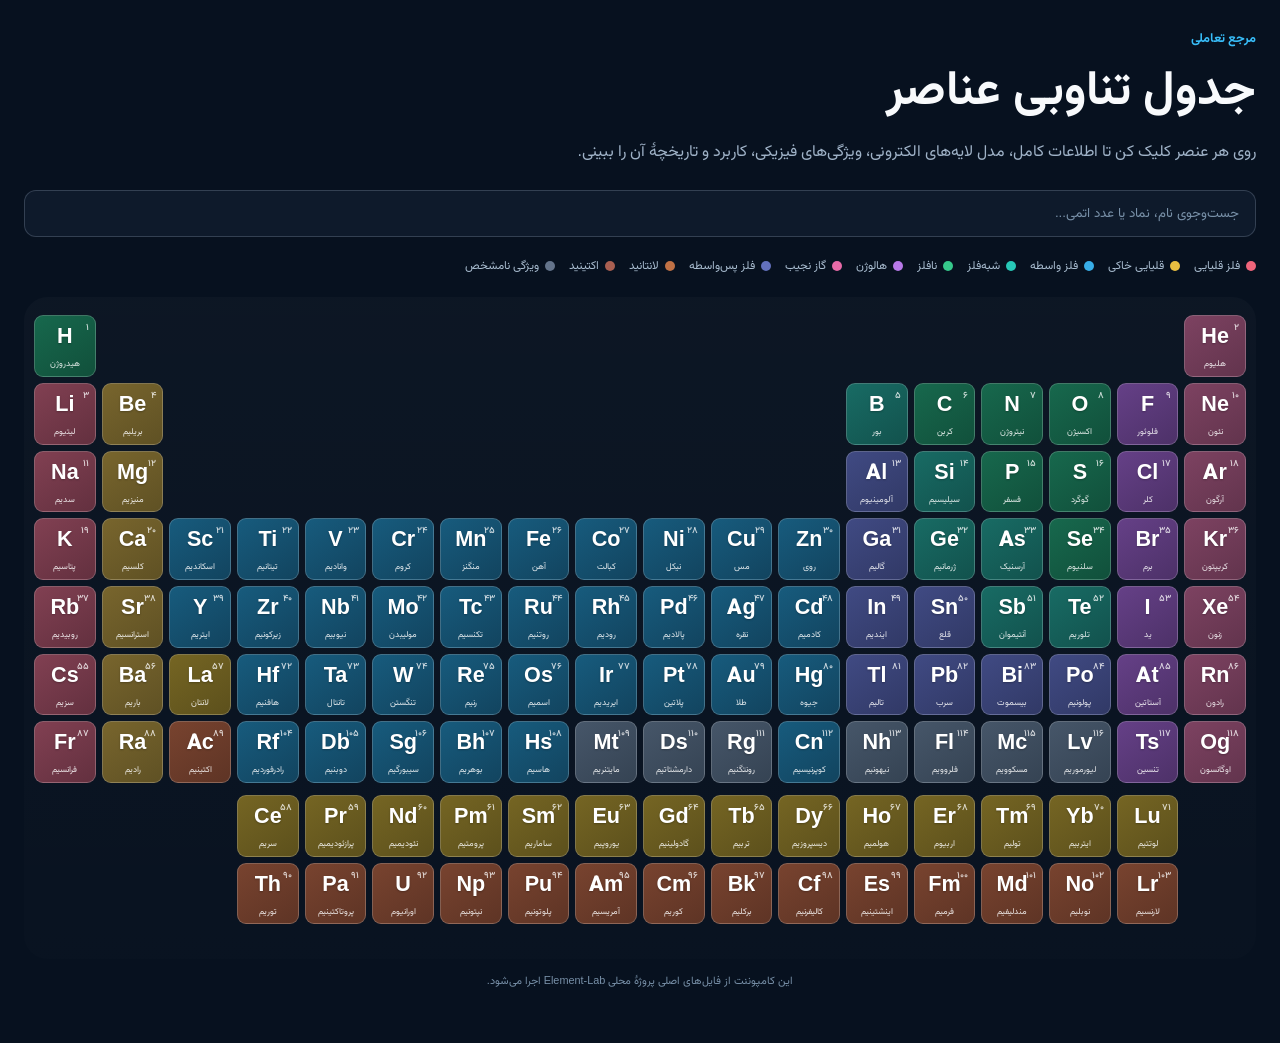
<file: element-lab-embed/index.html>
<!doctype html>
<html lang="fa" dir="rtl">
<head>
  <meta charset="utf-8">
  <meta name="viewport" content="width=device-width,initial-scale=1">
  <title>جدول تناوبی Element-Lab</title>
  <link rel="icon" href="data:,">
  <link rel="stylesheet" href="./css/main.css">
  <style>
    @font-face{font-family:Vazirmatn;src:url('../assets/fonts/Vazirmatn-Arabic.woff2') format('woff2');font-weight:100 900;font-display:swap}
    body{padding:26px 24px 42px;background:#07111f}.embed-shell{width:min(1400px,100%);margin:auto}.section-header{margin-bottom:22px}.section-header h1{margin:4px 0 8px;font-size:clamp(28px,4vw,48px)}.periodic-wrapper{background:linear-gradient(180deg,rgba(255,255,255,.025),rgba(255,255,255,.008))}.embed-credit{text-align:center;color:#7890a8;font-size:.68rem;margin-top:14px}@media(max-width:700px){body{padding:18px 12px 30px}}
  </style>
</head>
<body>
  <div id="app" class="app">
    <main class="embed-shell">
      <div class="section-header">
        <span class="section-eyebrow">مرجع تعاملی</span>
        <h1>جدول تناوبی عناصر</h1>
        <p>روی هر عنصر کلیک کن تا اطلاعات کامل، مدل لایه‌های الکترونی، ویژگی‌های فیزیکی، کاربرد و تاریخچهٔ آن را ببینی.</p>
      </div>
      <div class="table-toolbar">
        <input id="elementSearch" class="search-box" type="search" autocomplete="off" aria-label="جست‌وجوی عنصر" placeholder="جست‌وجوی نام، نماد یا عدد اتمی...">
      </div>
      <div class="legend">
        <span class="legend-item"><i class="legend-dot alkali-dot"></i>فلز قلیایی</span>
        <span class="legend-item"><i class="legend-dot alkaline-dot"></i>قلیایی خاکی</span>
        <span class="legend-item"><i class="legend-dot transition-dot"></i>فلز واسطه</span>
        <span class="legend-item"><i class="legend-dot metalloid-dot"></i>شبه‌فلز</span>
        <span class="legend-item"><i class="legend-dot nonmetal-dot"></i>نافلز</span>
        <span class="legend-item"><i class="legend-dot halogen-dot"></i>هالوژن</span>
        <span class="legend-item"><i class="legend-dot noble-dot"></i>گاز نجیب</span>
        <span class="legend-item"><i class="legend-dot post-transition-dot"></i>فلز پس‌واسطه</span>
        <span class="legend-item"><i class="legend-dot lanthanide-dot"></i>لانتانید</span>
        <span class="legend-item"><i class="legend-dot actinide-dot"></i>اکتینید</span>
        <span class="legend-item"><i class="legend-dot unknown-dot"></i>ویژگی نامشخص</span>
      </div>
      <div class="periodic-wrapper"><div id="periodicTable" class="periodic-table"></div></div>
      <section id="comparisonPanel" class="comparison-panel" hidden aria-labelledby="comparisonTitle">
        <div class="comparison-header"><div><span class="section-eyebrow">مقایسه مستقیم</span><h2 id="comparisonTitle">مقایسه عناصر</h2></div><button id="clearComparisonBtn" class="btn-secondary" type="button">پاک کردن مقایسه</button></div>
        <div id="comparisonContent"></div>
      </section>
      <p class="embed-credit">این کامپوننت از فایل‌های اصلی پروژهٔ محلی Element-Lab اجرا می‌شود.</p>
    </main>
  </div>

  <div id="elementModal" class="modal-overlay" aria-hidden="true">
    <div class="modal element-modal" role="dialog" aria-modal="true" aria-labelledby="modalName">
      <button id="closeElementModalBtn" class="modal-close" type="button" aria-label="بستن مشخصات عنصر">✕</button>
      <header class="element-modal-hero">
        <button id="addToComparisonBtn" class="hero-compare-button" type="button" aria-label="افزودن عنصر به مقایسه"><span aria-hidden="true">⚖️</span><span>مقایسه</span></button>
        <div class="atom-visual-wrap"><div id="modalAtomModel" class="element-atom-model" aria-label="مدل آموزشی لایه‌های الکترونی" aria-describedby="atomModelNote"></div><div id="modalShellLegend" class="shell-legend" dir="ltr"></div><small id="atomModelNote" class="atom-model-note">مدل آموزشی لایه‌ها؛ حلقه‌ها مسیر واقعی حرکت الکترون نیستند.</small></div>
        <div class="element-identity"><span class="element-modal-kicker">شناسنامه عنصر</span><div class="element-title-row"><div id="modalSymbol" class="modal-element-symbol"></div><div><h2 id="modalName"></h2><div id="modalEnglishName" class="modal-subtitle" dir="ltr"></div></div></div><div class="element-quick-facts"><span>عدد اتمی <strong id="modalAtomic"></strong></span><span>دسته <strong id="modalCategory"></strong></span><span>حالت <strong id="modalState"></strong></span></div></div>
      </header>
      <div class="element-tabs" role="tablist" aria-label="بخش‌های مشخصات عنصر"><button class="element-tab active" type="button" role="tab" aria-selected="true" data-element-tab="overview">نمای کلی</button><button class="element-tab" type="button" role="tab" aria-selected="false" data-element-tab="physical">ویژگی‌های فیزیکی</button><button class="element-tab" type="button" role="tab" aria-selected="false" data-element-tab="story">کاربرد و تاریخچه</button></div>
      <div class="element-modal-content">
        <section class="element-tab-panel active" role="tabpanel" data-element-panel="overview"><div class="element-details compact-details"><div class="detail-card"><span>جرم اتمی</span><strong id="modalMass" class="scientific-value"></strong></div><div class="detail-card"><span>دوره</span><strong id="modalPeriod"></strong></div><div class="detail-card"><span>گروه</span><strong id="modalGroup"></strong></div><div class="detail-card"><span>الکترونگاتیوی</span><strong id="modalElectronegativity" class="scientific-value"></strong></div><div class="detail-card detail-card-wide configuration-card"><span>آرایش کامل الکترونی</span><strong id="modalConfiguration" class="scientific-value electron-configuration" dir="ltr"></strong></div><div class="detail-card"><span>توزیع لایه‌ای</span><strong id="modalShells" class="scientific-value shell-distribution" dir="ltr"></strong></div><div class="detail-card"><span>شعاع اتمی</span><strong id="modalRadius" class="scientific-value" dir="ltr"></strong></div><div class="detail-card"><span>حالت‌های اکسایش</span><strong id="modalOxidation" class="scientific-value" dir="ltr"></strong></div></div></section>
        <section class="element-tab-panel" role="tabpanel" data-element-panel="physical" hidden><div class="physical-feature-grid"><article><span>🌡️</span><small>نقطه ذوب</small><strong id="modalMelting" class="scientific-value" dir="ltr"></strong></article><article><span>♨️</span><small>نقطه جوش</small><strong id="modalBoiling" class="scientific-value" dir="ltr"></strong></article><article><span>⚖️</span><small>چگالی</small><strong id="modalDensity" class="scientific-value" dir="ltr"></strong></article><article><span>📅</span><small>سال کشف</small><strong id="modalDiscovered"></strong></article></div><p class="data-note">مقادیر دما بر حسب کلوین و چگالی بر حسب گرم بر سانتی‌متر مکعب نمایش داده می‌شوند.</p></section>
        <section class="element-tab-panel" role="tabpanel" data-element-panel="story" hidden><div class="element-story-grid"><section><span class="story-icon">🧰</span><h3>کاربردهای شناخته‌شده</h3><p id="modalUses"></p></section><section><span class="story-icon">⚛️</span><h3>نمونه ایزوتوپ‌ها</h3><div id="modalIsotopes" class="isotope-list"></div></section><section class="story-wide"><span class="story-icon">📜</span><h3>تاریخچه</h3><p id="modalHistory"></p></section></div></section>
      </div>
      <footer class="modal-actions"><a id="modalSourceLink" class="btn-secondary source-link" href="#" target="_blank" rel="noopener">مشاهده منبع علمی</a><span class="modal-source-note">داده‌های عددی: PubChem</span></footer>
    </div>
  </div>
  <script type="module" src="./init.js"></script>
</body>
</html>
</file>
<file: interactive.css>
@font-face{font-family:'Vazirmatn';src:url('assets/fonts/Vazirmatn-Arabic.woff2') format('woff2');font-style:normal;font-weight:400 900;font-display:swap;unicode-range:U+0600-06FF,U+0750-077F,U+200C-200E,U+FB50-FDFF,U+FE70-FEFC}
@font-face{font-family:'Vazirmatn';src:url('assets/fonts/Vazirmatn-Latin.woff2') format('woff2');font-style:normal;font-weight:400 900;font-display:swap;unicode-range:U+0000-00FF,U+2000-206F,U+2190-22FF}
/* Interactive science museum layers */
.experience-nav{display:flex;flex-wrap:wrap;gap:8px;margin-top:18px}.experience-btn{appearance:none;border:1px solid #84e9de45;background:#0a2434b8;color:#dffcff;border-radius:8px;padding:9px 13px;font:700 11px/1.4 'Vazirmatn',sans-serif;cursor:pointer;display:inline-flex;align-items:center;gap:8px;transition:.25s;backdrop-filter:blur(10px)}.experience-btn:hover,.experience-btn:focus-visible{transform:translateY(-2px);border-color:#78f1de;box-shadow:0 10px 26px #0005,0 0 18px #61e9d529;outline:0}.experience-btn b{font:12px monospace;color:#74ead9}.scientist-cameo{position:absolute;left:7%;top:8%;z-index:4;width:90px;height:112px;border-radius:46px 46px 16px 16px;overflow:hidden;border:1px solid #9ff9e65c;background:#0b2335;box-shadow:0 12px 35px #0007,0 0 22px #67f7db1a;animation:cameoFloat 7s ease-in-out infinite}.scientist-cameo img{width:100%;height:100%;object-fit:cover;filter:grayscale(.35) contrast(1.08)}.scientist-cameo:after{content:'MARIE CURIE';position:absolute;inset:auto 0 0;padding:7px 3px;background:#061726d9;color:#a8fff0;font:6px monospace;letter-spacing:.12em;text-align:center;direction:ltr}@keyframes cameoFloat{50%{transform:translateY(-9px) rotate(-1deg)}}
.museum-layer{position:fixed;inset:0;z-index:1000;background:#030b16;overflow:auto;opacity:0;visibility:hidden;transform:scale(1.015);transition:opacity .35s,transform .35s,visibility .35s;color:#eefaff}.museum-layer.open{opacity:1;visibility:visible;transform:none}.museum-shell{min-height:100%;position:relative;isolation:isolate;padding:86px clamp(20px,5vw,78px) 55px;background:radial-gradient(circle at 15% 20%,var(--panel-glow,#2bd5c72a),transparent 34%),linear-gradient(130deg,#061524,#030b16 65%)}.museum-shell:before{content:'';position:fixed;inset:0;z-index:-2;opacity:.35;background-image:linear-gradient(#9edfff0a 1px,transparent 1px),linear-gradient(90deg,#9edfff0a 1px,transparent 1px);background-size:54px 54px}.museum-close{position:fixed;z-index:9;top:24px;left:26px;width:44px;height:44px;border:1px solid #b8efff42;border-radius:50%;background:#0b2131dd;color:#fff;font-size:23px;cursor:pointer;backdrop-filter:blur(14px);transition:.25s}.museum-close:hover{transform:rotate(90deg);border-color:#78f1de}.museum-head{max-width:1320px;margin:0 auto 28px;display:flex;align-items:end;justify-content:space-between;gap:20px}.museum-kicker{font:10px monospace;letter-spacing:.2em;color:#77eedb;direction:ltr}.museum-head h2{margin:8px 0 0;font-size:clamp(32px,5vw,70px);line-height:1.25}.museum-head p{max-width:530px;color:#98afc2;line-height:2;margin:0;font-size:13px}.museum-grid{max-width:1320px;margin:auto;display:grid;grid-template-columns:repeat(5,minmax(155px,1fr));gap:14px}.story-card{position:relative;min-height:320px;border:1px solid #a9e6ff28;border-radius:18px;overflow:hidden;cursor:pointer;background:#0b1d2d;isolation:isolate;transition:.35s;box-shadow:0 15px 40px #0003;text-align:right;color:white}.story-card:hover,.story-card:focus-visible{transform:translateY(-7px);border-color:var(--accent,#72e3d1);box-shadow:0 24px 55px #0007,0 0 25px color-mix(in srgb,var(--accent,#72e3d1) 22%,transparent);outline:0}.story-card img{position:absolute;inset:0;width:100%;height:100%;object-fit:cover;filter:grayscale(.18) contrast(1.06);transition:.6s}.story-card:hover img{transform:scale(1.055);filter:grayscale(0)}.story-card:after{content:'';position:absolute;inset:0;z-index:1;background:linear-gradient(180deg,transparent 20%,#06111bd4 68%,#040b12 100%)}.story-card .card-copy{position:absolute;z-index:2;inset:auto 17px 16px}.story-card small{color:var(--accent,#79edda);font:9px monospace}.story-card h3{font-size:18px;margin:7px 0 4px}.story-card p{font-size:10px;line-height:1.8;margin:0;color:#bdd0dd}.orbit-mark{position:absolute;z-index:2;left:14px;top:14px;width:42px;height:42px;border:1px solid var(--accent);border-radius:50%;opacity:.75;animation:spinMark 12s linear infinite}.orbit-mark:before,.orbit-mark:after{content:'';position:absolute;background:var(--accent);border-radius:50%}.orbit-mark:before{width:6px;height:6px;top:-3px;left:18px}.orbit-mark:after{width:3px;height:3px;bottom:5px;right:4px}@keyframes spinMark{to{transform:rotate(360deg)}}
.feature-stage{max-width:1320px;margin:0 auto 26px;display:none;grid-template-columns:minmax(280px,.9fr) 1.2fr;min-height:480px;border:1px solid #b5ebff30;border-radius:25px;overflow:hidden;background:#071522cc;box-shadow:0 28px 80px #0008;animation:stageIn .45s both}.feature-stage.active{display:grid}.feature-visual{position:relative;overflow:hidden;min-height:450px;background:var(--scene,#102a3c)}.feature-visual img{width:100%;height:100%;object-fit:cover;filter:contrast(1.06)}.feature-visual:after{content:'';position:absolute;inset:0;background:linear-gradient(90deg,transparent 60%,#071522),radial-gradient(circle at 30% 20%,transparent,#0005)}.scene-particle{position:absolute;z-index:2;width:10px;height:10px;border:1px solid var(--accent);border-radius:50%;animation:sceneParticle 5s ease-in-out infinite}.scene-particle:nth-child(2){left:17%;top:22%}.scene-particle:nth-child(3){left:72%;top:34%;animation-delay:-2s}.scene-particle:nth-child(4){left:38%;top:72%;animation-delay:-4s}@keyframes sceneParticle{50%{transform:translate(18px,-35px) scale(1.8);opacity:.2}}@keyframes stageIn{from{opacity:0;transform:translateY(14px)}}.feature-copy{padding:clamp(25px,4vw,58px);align-self:center}.feature-copy .years{color:var(--accent);font:11px monospace;letter-spacing:.12em}.feature-copy h3{font-size:clamp(32px,4vw,58px);margin:8px 0 13px;line-height:1.2}.feature-copy .lead{color:#c8d8e2;line-height:2.15;font-size:14px}.milestones{display:grid;grid-template-columns:repeat(3,1fr);gap:10px;margin-top:22px}.milestone{padding:13px;border:1px solid color-mix(in srgb,var(--accent) 30%,transparent);background:#ffffff05;border-radius:10px}.milestone b{display:block;color:var(--accent);font:11px monospace;margin-bottom:6px}.milestone span{font-size:10px;line-height:1.8;color:#abc0cf}.stage-back{border:0;background:transparent;color:#8ff6e4;font:12px 'Vazirmatn';cursor:pointer;padding:0 0 14px}
.periodic-wrap{max-width:1500px;margin:auto}.periodic-toolbar{display:flex;gap:10px;flex-wrap:wrap;margin:0 0 18px}.periodic-search{min-width:250px;flex:1;border:1px solid #a9e6ff33;border-radius:10px;background:#081b2a;color:white;padding:12px 16px;font:12px 'Vazirmatn';outline:none}.periodic-search:focus{border-color:#70e8d5}.filter-chip{border:1px solid #a9e6ff2a;background:#0a2131;color:#bcd4df;border-radius:999px;padding:8px 12px;cursor:pointer;font:10px 'Vazirmatn'}.filter-chip.active{color:#031117;background:#74ead8;border-color:#74ead8}.periodic-scroll{overflow:auto;padding:4px 0 18px}.periodic-table{min-width:1080px;display:grid;grid-template-columns:repeat(18,1fr);grid-template-rows:repeat(9,74px);gap:5px;direction:ltr}.element{position:relative;border:1px solid color-mix(in srgb,var(--element-color) 46%,transparent);border-radius:8px;background:color-mix(in srgb,var(--element-color) 10%,#081725);color:#ecfbff;padding:7px;cursor:pointer;text-align:left;transition:.2s;overflow:hidden}.element:hover,.element:focus-visible{transform:scale(1.13);z-index:4;background:color-mix(in srgb,var(--element-color) 30%,#081725);box-shadow:0 10px 30px #000a,0 0 18px color-mix(in srgb,var(--element-color) 40%,transparent);outline:0}.element.dim{opacity:.13}.element .num{font:8px monospace;color:#9eb6c4}.element .symbol{display:block;font:700 22px/1 monospace;margin:4px 0}.element .ename{font:7px monospace;color:#b8ccd7;white-space:nowrap}.element-detail{max-width:760px;margin:18px auto 0;border:1px solid #b4e8ff2d;border-radius:18px;background:#081a29;padding:22px;display:grid;grid-template-columns:90px 1fr;gap:20px;align-items:center}.element-badge{width:82px;height:82px;border-radius:14px;display:grid;place-items:center;background:color-mix(in srgb,var(--element-color) 20%,#081725);border:1px solid var(--element-color);font:700 35px monospace}.element-detail h3{margin:0 0 5px;font-size:24px}.element-detail p{margin:0;color:#9fb5c5;line-height:1.9;font-size:11px}
.experiment-card{min-height:260px}.experiment-card .experiment-image{position:absolute;inset:0;background-image:url('assets/experiments-atlas.png');background-size:200% 500%;background-position:var(--sprite-x) var(--sprite-y);transition:.55s}.experiment-card:hover .experiment-image{transform:scale(1.06)}.experiment-card:after{background:linear-gradient(180deg,transparent 30%,#06111be8 74%,#040b12)}.experiment-stage .feature-visual{background-image:url('assets/experiments-atlas.png');background-size:200% 500%;background-position:var(--sprite-x) var(--sprite-y);background-repeat:no-repeat}.experiment-stage .feature-visual:before{content:'';position:absolute;inset:0;z-index:1;background:radial-gradient(circle at 50% 50%,transparent 35%,#05111f99)}.experiment-stage .feature-visual:after{background:linear-gradient(90deg,transparent 65%,#071522)}.step-list{counter-reset:steps;display:grid;grid-template-columns:repeat(3,1fr);gap:9px;margin-top:20px}.step-list span{counter-increment:steps;padding:12px;border-radius:10px;background:#ffffff06;border:1px solid #ffffff12;color:#bdd0dc;font-size:10px;line-height:1.8}.step-list span:before{content:'0' counter(steps);display:block;color:var(--accent);font:10px monospace;margin-bottom:5px}.safety{margin-top:12px;color:#ffcf84;font-size:10px;line-height:1.8}
@media(max-width:1100px){.museum-grid{grid-template-columns:repeat(3,1fr)}.periodic-table{grid-template-rows:repeat(9,66px)}}@media(max-width:700px){.museum-shell{padding:74px 16px 35px}.museum-head{display:block}.museum-head p{margin-top:10px}.museum-grid{grid-template-columns:repeat(2,1fr);gap:10px}.story-card{min-height:270px}.feature-stage{grid-template-columns:1fr}.feature-visual{min-height:330px}.feature-visual:after{background:linear-gradient(0deg,#071522,transparent 50%)}.milestones,.step-list{grid-template-columns:1fr}.scientist-cameo{width:62px;height:78px;left:3%;top:13%}.experience-nav{margin-top:13px}.experience-btn{font-size:9px;padding:8px 10px}.periodic-table{min-width:880px;grid-template-rows:repeat(9,57px)}.element{padding:4px}.element .symbol{font-size:17px}.element .ename{display:none}}@media(max-width:420px){.museum-grid{grid-template-columns:1fr 1fr}.story-card{min-height:230px}.museum-head h2{font-size:36px}.feature-copy{padding:22px}.experience-btn{flex:1;justify-content:center}.science-strip{display:none}}@media(prefers-reduced-motion:reduce){.orbit-mark,.scene-particle,.scientist-cameo{animation:none!important}}
.story-card small,.feature-copy .years{direction:ltr;text-align:right}.museum-credit{max-width:1320px;margin:25px auto 0;color:#708b9d;font-size:9px;line-height:1.9}.museum-credit a{color:#8bc8d4}

/* Persian controls must not fall back to the browser's button font. */
button,input,select,textarea{font-family:'Vazirmatn',Tahoma,sans-serif}
.story-card{font-family:'Vazirmatn',Tahoma,sans-serif}
.story-card h3{font-family:'Vazirmatn',Tahoma,sans-serif;font-weight:800;line-height:1.65}

/* Element Lab inspired periodic table */
.element-lab-bar{display:grid;grid-template-columns:minmax(240px,1fr) 230px;gap:10px;margin-bottom:14px}
.property-select{border:1px solid #a9e6ff33;border-radius:10px;background:#081b2a;color:#dff8ff;padding:10px 14px;outline:none}
.periodic-table.element-lab{grid-template-rows:repeat(7,70px) 18px repeat(2,70px);gap:5px;min-width:1120px}
.periodic-table.element-lab .element{font-family:'Vazirmatn',Tahoma,sans-serif;background:linear-gradient(145deg,color-mix(in srgb,var(--element-color) 14%,#0b2030),#071521);border-left:3px solid var(--element-color);padding:6px 7px}
.periodic-table.element-lab .element .symbol{font-family:ui-monospace,Consolas,monospace;font-size:21px}
.periodic-table.element-lab .element .ename{font-family:ui-monospace,Consolas,monospace;font-size:7px}
.periodic-table.element-lab .element.selected{transform:scale(1.1);z-index:5;background:color-mix(in srgb,var(--element-color) 38%,#071521);box-shadow:0 0 0 2px #eefaff,0 0 25px var(--element-color)}
.series-placeholder{display:grid;place-items:center;border:1px dashed #9fdcf04a;border-radius:8px;color:#9dc2d0;font:700 10px ui-monospace,monospace;background:#0a1c2a80;direction:ltr}
.periodic-legend{display:flex;flex-wrap:wrap;gap:7px 13px;margin:2px 0 14px;color:#9fb8c7;font-size:9px}
.periodic-legend span{display:flex;align-items:center;gap:5px}.periodic-legend i{width:8px;height:8px;border-radius:50%;background:var(--legend-color);box-shadow:0 0 9px var(--legend-color)}
.element-detail.lab-detail{grid-template-columns:110px 1fr;max-width:850px;overflow:hidden}
.bohr-atom{position:relative;width:100px;height:100px;display:grid;place-items:center}
.bohr-atom:before,.bohr-atom:after{content:'';position:absolute;inset:12px;border:1px solid var(--element-color);border-radius:50%;animation:spinMark 8s linear infinite}.bohr-atom:after{inset:22px;animation-direction:reverse;transform:rotate(60deg)}
.bohr-nucleus{width:42px;height:42px;border-radius:50%;display:grid;place-items:center;background:var(--element-color);color:#04121c;font:800 18px ui-monospace,monospace;box-shadow:0 0 24px var(--element-color);z-index:2}
.element-meta{display:flex;flex-wrap:wrap;gap:7px;margin-top:9px}.element-meta span{border:1px solid #a9e6ff24;border-radius:999px;padding:4px 9px;color:#b9d1dc;font-size:9px}
.periodic-source{text-align:center;color:#6f8d9f;font-size:8px;margin:13px 0 0}.periodic-source a{color:#81daca}
#layer-periodic .museum-shell{padding-top:48px}#layer-periodic .museum-head{margin-bottom:14px}#layer-periodic .museum-head h2{font-size:clamp(34px,4vw,58px)}
@media(min-width:1101px) and (max-height:950px){.periodic-table.element-lab{grid-template-rows:repeat(7,58px) 14px repeat(2,58px)}.periodic-table.element-lab .element .symbol{font-size:18px}}
@media(max-width:700px){.element-lab-bar{grid-template-columns:1fr}.periodic-table.element-lab{min-width:940px;grid-template-rows:repeat(7,58px) 14px repeat(2,58px)}.element-detail.lab-detail{grid-template-columns:80px 1fr}.bohr-atom{width:72px;height:72px}}

/* Exact visual language from the local Element-Lab project. */
#layer-periodic .element-lab-bar{display:block}
#layer-periodic .periodic-wrapper{direction:ltr;overflow-x:auto;padding:18px 10px 35px;border-radius:24px;background:linear-gradient(180deg,rgba(255,255,255,.025),rgba(255,255,255,.008))}
#layer-periodic .periodic-table.element-lab{grid-template-columns:repeat(18,minmax(58px,1fr));grid-template-rows:repeat(7,64px) 18px repeat(2,64px);gap:6px;min-width:1120px}
#layer-periodic .periodic-table.element-lab button.element{aspect-ratio:1;display:flex;flex-direction:column;align-items:center;justify-content:center;direction:rtl;border:1px solid rgba(255,255,255,.2);border-left:1px solid rgba(255,255,255,.2);border-radius:9px;padding:4px;color:#f8fafc;text-align:center;overflow:hidden}
#layer-periodic .element .num{position:absolute;top:4px;right:6px;font:500 9px 'Vazirmatn';color:rgba(255,255,255,.78)}
#layer-periodic .periodic-table.element-lab .element .symbol{margin:0;font:900 21px/1.1 ui-monospace,Consolas,monospace;color:#fff;text-shadow:0 1px 2px #0004}
#layer-periodic .periodic-table.element-lab .element .ename{display:block;max-width:92%;margin-top:3px;overflow:hidden;white-space:nowrap;text-overflow:ellipsis;font:500 8px 'Vazirmatn';color:rgba(255,255,255,.88)}
#layer-periodic .element.alkali{background:linear-gradient(145deg,#814052,#63303f)}#layer-periodic .element.alkaline{background:linear-gradient(145deg,#78652d,#5f5124)}#layer-periodic .element.transition{background:linear-gradient(145deg,#175b7d,#12445f)}#layer-periodic .element.post-transition{background:linear-gradient(145deg,#404a83,#313966)}#layer-periodic .element.metalloid{background:linear-gradient(145deg,#186b64,#12524d)}#layer-periodic .element.nonmetal{background:linear-gradient(145deg,#17684d,#11503b)}#layer-periodic .element.halogen{background:linear-gradient(145deg,#654087,#4d3168)}#layer-periodic .element.noble{background:linear-gradient(145deg,#7d4261,#62344d)}#layer-periodic .element.lanthanide{background:linear-gradient(145deg,#756523,#5c501c)}#layer-periodic .element.actinide{background:linear-gradient(145deg,#78432f,#5e3425)}#layer-periodic .element.unknown{background:linear-gradient(145deg,#465669,#354353)}
#layer-periodic .element:hover{transform:translateY(-5px) scale(1.07);filter:brightness(1.18);border-color:rgba(255,255,255,.65);box-shadow:0 14px 30px #0006}
#layer-periodic .element.dim{opacity:.12;filter:grayscale(1) brightness(.75);transform:none}
#layer-periodic .element-detail h3 small{font:500 12px ui-monospace,monospace;color:#91aaba;direction:ltr;display:inline-block;margin-right:7px}

.scientist-biography{display:grid;gap:11px;margin:17px 0}.scientist-biography section,.scientist-biography aside{padding:13px 15px;border:1px solid color-mix(in srgb,var(--accent) 25%,transparent);border-radius:13px;background:#07152299}.scientist-biography b{color:var(--accent);font-size:10px}.scientist-biography p{margin:6px 0 0;color:#d4e2e9;font-size:11px;line-height:2.05}.scientist-biography aside{background:linear-gradient(120deg,color-mix(in srgb,var(--accent) 12%,#071522),#071522)}
@media(max-width:700px){#layer-periodic .periodic-table.element-lab{min-width:1120px;grid-template-rows:repeat(7,64px) 18px repeat(2,64px)}.scientist-biography p{font-size:10px}}

.element-lab-host{height:100%;min-height:100vh;padding:0!important;background:#07111f!important}.element-lab-frame{display:block;width:100%;height:100vh;border:0;background:#07111f}.element-lab-host .museum-close{z-index:20;background:#0b2131f2}
</file>
<file: element-lab-embed/css/main.css>
/* =========================================================
   RESET & ROOT
========================================================= */

@font-face {
  font-family: "Vazirmatn";
  src: url("../../assets/fonts/Vazirmatn-Arabic.woff2") format("woff2");
  font-style: normal;
  font-weight: 100 900;
  font-display: swap;
}

* {
  box-sizing: border-box;
}

:root {
  --bg: #07111f;

  --surface: #0d1929;
  --surface-2: #122238;
  --surface-3: #172a43;

  --text: #f8fafc;
  --muted: #9fb2c7;

  --blue: #38bdf8;
  --blue-dark: #0284c7;

  --green: #34d399;
  --red: #fb7185;
  --yellow: #fbbf24;
  --purple: #a78bfa;

  --border: rgba(148, 163, 184, 0.18);

  --radius: 20px;
}

/* =========================================================
   GENERAL
========================================================= */

html {
  scroll-behavior: smooth;
}

body {
  margin: 0;
  min-height: 100vh;

  font-family: IRANSans, "IRANSansX", Vazirmatn, Tahoma, Arial, sans-serif;

  color: var(--text);

  background:
    radial-gradient(
      circle at 80% 0%,
      rgba(14, 165, 233, 0.14),
      transparent 30%
    ),
    radial-gradient(
      circle at 10% 40%,
      rgba(139, 92, 246, 0.08),
      transparent 25%
    ),
    var(--bg);
}

button,
input {
  font-family: inherit;
}

button {
  -webkit-tap-highlight-color: transparent;
}

button:focus-visible,
input:focus-visible,
[role="button"]:focus-visible {
  outline: 3px solid rgba(56, 189, 248, 0.65);
  outline-offset: 3px;
}

body.modal-open {
  overflow: hidden;
}

.app {
  min-height: 100vh;
}

.app-footer {
  width: min(1400px, calc(100% - 48px));
  display: flex;
  align-items: center;
  justify-content: space-between;
  gap: 16px;
  margin: 0 auto;
  padding: 22px 4px 30px;
  border-top: 1px solid var(--border);
  color: var(--muted);
  font-size: 0.76rem;
}

.footer-brand {
  color: var(--text);
  font-weight: 800;
  letter-spacing: 0.03em;
}

.creator-credit strong {
  margin-right: 4px;
  color: var(--blue);
  font-weight: 700;
}

/* =========================================================
   TOPBAR
========================================================= */

.topbar {
  position: sticky;
  top: 0;
  z-index: 100;

  min-height: 72px;

  display: flex;
  align-items: center;
  justify-content: space-between;

  gap: 20px;

  padding: 12px 28px;

  background: rgba(7, 17, 31, 0.88);

  backdrop-filter: blur(18px);

  border-bottom: 1px solid var(--border);
}

.brand {
  display: flex;
  align-items: center;

  gap: 12px;
}

.brand-icon {
  width: 44px;
  height: 44px;

  display: grid;
  place-items: center;

  border-radius: 14px;

  background: linear-gradient(135deg, #0ea5e9, #4f46e5);

  font-size: 23px;

  box-shadow: 0 8px 30px rgba(14, 165, 233, 0.25);
}

.brand-name {
  font-weight: 800;
  font-size: 1.05rem;
}

.brand-description {
  display: block;

  margin-top: 2px;

  color: var(--muted);

  font-size: 0.72rem;
}

.top-stats {
  display: flex;

  gap: 10px;
}

.top-stat {
  min-width: 78px;

  padding: 8px 14px;

  text-align: center;

  border: 1px solid var(--border);

  border-radius: 13px;

  background: rgba(255, 255, 255, 0.04);
}

.top-stat-label {
  display: block;

  color: var(--muted);

  font-size: 0.68rem;
}

.top-stat-value {
  display: block;

  margin-top: 2px;

  font-weight: 800;
  font-size: 0.96rem;
}

/* =========================================================
   NAVIGATION
========================================================= */

.main-nav {
  position: sticky;
  top: 72px;
  z-index: 90;

  display: flex;
  justify-content: center;

  gap: 8px;

  padding: 10px 20px;

  overflow-x: auto;

  background: rgba(7, 17, 31, 0.93);

  border-bottom: 1px solid var(--border);
}

.nav-btn {
  flex-shrink: 0;

  padding: 9px 17px;

  border: none;
  border-radius: 10px;

  background: transparent;

  color: var(--muted);

  cursor: pointer;

  transition: 0.2s;
}

.nav-btn:hover {
  color: white;

  background: rgba(255, 255, 255, 0.05);
}

.nav-btn.active {
  color: var(--blue);

  background: rgba(56, 189, 248, 0.13);
}

/* =========================================================
   PAGE
========================================================= */

.page {
  display: none;

  width: min(1400px, 100%);

  margin: auto;

  padding: 35px 24px 70px;
}

.page.active {
  display: block;
}

/* =========================================================
   HERO
========================================================= */

.hero {
  min-height: 420px;

  display: grid;
  grid-template-columns: 1.2fr 0.8fr;

  align-items: center;

  gap: 40px;

  padding: 35px 10px;
}

.hero-badge {
  display: inline-flex;
  align-items: center;

  gap: 8px;

  padding: 7px 13px;

  color: var(--blue);

  background: rgba(56, 189, 248, 0.1);

  border: 1px solid rgba(56, 189, 248, 0.2);

  border-radius: 999px;

  font-size: 0.8rem;
}

.hero h1 {
  max-width: 720px;

  margin: 18px 0 14px;

  font-size: clamp(2rem, 5vw, 4rem);

  line-height: 1.3;
}

.hero-highlight {
  color: transparent;

  background: linear-gradient(90deg, #38bdf8, #818cf8);

  background-clip: text;
  -webkit-background-clip: text;
}

.hero p {
  max-width: 690px;

  margin: 0;

  color: #afc3d8;

  font-size: 1rem;

  line-height: 2;
}

.hero-actions {
  display: flex;
  flex-wrap: wrap;

  gap: 12px;

  margin-top: 28px;
}

/* =========================================================
   BUTTONS
========================================================= */

.btn-primary,
.btn-secondary,
.btn-danger {
  border: none;

  padding: 13px 21px;

  border-radius: 12px;

  font-weight: 700;

  cursor: pointer;

  transition: 0.2s;
}

.btn-primary {
  color: white;

  background: linear-gradient(135deg, #0ea5e9, #2563eb);

  box-shadow: 0 10px 30px rgba(14, 165, 233, 0.18);
}

.btn-primary:hover {
  transform: translateY(-2px);
}

.btn-secondary {
  color: white;

  background: rgba(255, 255, 255, 0.05);

  border: 1px solid var(--border);
}

.btn-secondary:hover {
  background: rgba(255, 255, 255, 0.08);
}

.btn-danger {
  color: #fecdd3;

  background: rgba(251, 113, 133, 0.1);

  border: 1px solid rgba(251, 113, 133, 0.22);
}

.btn-danger:hover {
  background: rgba(251, 113, 133, 0.17);
}

/* =========================================================
   HERO ATOM
========================================================= */

.atom-visual {
  position: relative;

  min-height: 350px;

  display: grid;
  place-items: center;
}

.nucleus {
  position: absolute;

  width: 95px;
  height: 95px;

  display: grid;
  place-items: center;

  border-radius: 50%;

  background: radial-gradient(circle at 30% 30%, #7dd3fc, #0369a1);

  font-size: 2rem;
  font-weight: 900;

  box-shadow: 0 0 60px rgba(56, 189, 248, 0.4);
}

.orbit {
  position: absolute;

  width: 280px;
  height: 110px;

  border: 1px solid rgba(125, 211, 252, 0.35);

  border-radius: 50%;

  animation: rotateOrbit 9s linear infinite;
}

.orbit-2 {
  transform: rotate(60deg);

  animation-duration: 11s;
}

.orbit-3 {
  transform: rotate(120deg);

  animation-duration: 13s;
}

.electron {
  position: absolute;

  width: 12px;
  height: 12px;

  top: -6px;
  left: 50%;

  border-radius: 50%;

  background: #e0f2fe;

  box-shadow: 0 0 15px #38bdf8;
}

@keyframes rotateOrbit {
  from {
    rotate: 0deg;
  }

  to {
    rotate: 360deg;
  }
}

/* =========================================================
   SECTIONS
========================================================= */

.section-header {
  margin-bottom: 24px;
}

.section-eyebrow {
  color: var(--blue);

  font-size: 0.8rem;
  font-weight: 700;
}

.section-header h2 {
  margin: 6px 0 7px;

  font-size: clamp(1.5rem, 3vw, 2.2rem);
}

.section-header p {
  margin: 0;

  color: var(--muted);

  line-height: 1.9;
}

/* =========================================================
   GAME CARDS
========================================================= */

.games-grid {
  display: grid;

  grid-template-columns: repeat(auto-fit, minmax(230px, 1fr));

  gap: 16px;
}

.game-mode-toolbar {
  display: flex;
  align-items: center;
  justify-content: space-between;
  gap: 1rem;
  margin: 0 0 1.5rem;
  padding: 1rem 1.2rem;
  border: 1px solid var(--border);
  border-radius: var(--radius-md);
  background: var(--surface);
}

.game-mode-toolbar div { display: grid; gap: 0.2rem; }
.game-mode-toolbar span { color: var(--muted); font-size: 0.9rem; }
.timed-mode-toggle {
  min-width: 7rem;
  padding: 0.7rem 1rem;
  border: 1px solid var(--border);
  border-radius: 999px;
  background: var(--surface-soft);
  color: var(--text);
  font: inherit;
  font-weight: 800;
  cursor: pointer;
}
.timed-mode-toggle[aria-pressed="true"] {
  border-color: var(--primary);
  background: var(--primary);
  color: #fff;
}

.question-timer {
  min-width: 4.8rem;
  color: var(--primary);
  text-align: center;
  font-variant-numeric: tabular-nums;
}
.question-timer.warning { color: #dc2626; animation: timer-pulse 0.7s ease-in-out infinite alternate; }
@keyframes timer-pulse { to { transform: scale(1.08); } }

.timed-result { color: var(--muted); font-weight: 700; }

@media (max-width: 640px) {
  .game-mode-toolbar { align-items: stretch; flex-direction: column; }
  .timed-mode-toggle { width: 100%; }
}

.game-card {
  position: relative;

  min-height: 230px;

  padding: 22px;

  border: 1px solid var(--border);

  border-radius: var(--radius);

  background: linear-gradient(
    160deg,
    rgba(255, 255, 255, 0.07),
    rgba(255, 255, 255, 0.025)
  );

  cursor: pointer;

  overflow: hidden;

  transition: 0.25s;
}

.game-card:hover {
  transform: translateY(-5px);

  border-color: rgba(56, 189, 248, 0.35);

  box-shadow: 0 18px 50px rgba(0, 0, 0, 0.2);
}

.game-icon {
  width: 50px;
  height: 50px;

  display: grid;
  place-items: center;

  margin-bottom: 28px;

  border-radius: 14px;

  background: rgba(56, 189, 248, 0.1);

  font-size: 25px;
}

.game-card h3 {
  margin: 0 0 8px;
}

.game-card p {
  margin: 0;

  color: var(--muted);

  line-height: 1.75;

  font-size: 0.85rem;
}

.game-meta {
  position: absolute;

  right: 20px;
  bottom: 18px;
  left: 20px;

  display: flex;
  justify-content: space-between;

  color: #7896b0;

  font-size: 0.72rem;
}

/* =========================================================
   PERIODIC TABLE TOOLBAR
========================================================= */

.table-toolbar {
  display: flex;
  flex-wrap: wrap;

  gap: 10px;

  margin-bottom: 20px;
}

.search-box {
  flex: 1;

  min-width: 250px;

  padding: 12px 16px;

  border: 1px solid rgba(148, 163, 184, 0.28);

  border-radius: 12px;

  outline: none;

  background: #0e1a2b;

  color: #ffffff;
}

.search-box::placeholder {
  color: #7890a8;
}

.search-box:focus {
  border-color: rgba(56, 189, 248, 0.75);

  box-shadow: 0 0 0 3px rgba(56, 189, 248, 0.08);
}

/* =========================================================
   LEGEND
========================================================= */

.legend {
  display: flex;
  flex-wrap: wrap;

  gap: 14px;

  margin-bottom: 22px;

  color: #a9bdd0;

  font-size: 0.73rem;
}

.legend-item {
  display: flex;
  align-items: center;

  gap: 6px;
}

.legend-dot {
  width: 10px;
  height: 10px;

  border-radius: 50%;
}

.alkali-dot {
  background: #ef657b;
}

.alkaline-dot {
  background: #eabf41;
}

.transition-dot {
  background: #38aee8;
}

.metalloid-dot {
  background: #27c8b7;
}

.nonmetal-dot {
  background: #36c98b;
}

.halogen-dot {
  background: #b779e8;
}

.noble-dot {
  background: #e76aa7;
}

.post-transition-dot {
  background: #6371bd;
}

.lanthanide-dot {
  background: #c07145;
}

.actinide-dot {
  background: #a95f51;
}

.unknown-dot {
  background: #64748b;
}

/* =========================================================
   PERIODIC TABLE
========================================================= */

.periodic-wrapper {
  direction: ltr;

  overflow-x: auto;

  padding: 18px 10px 35px;

  border-radius: 24px;

  background: linear-gradient(
    180deg,
    rgba(255, 255, 255, 0.025),
    rgba(255, 255, 255, 0.008)
  );
}

.periodic-table {
  direction: ltr;

  display: grid;

  grid-template-columns: repeat(18, minmax(58px, 1fr));

  gap: 6px;

  min-width: 1120px;
}

/* =========================================================
   ELEMENT CARD
========================================================= */

.periodic-table button.element,
.element {
  position: relative;

  aspect-ratio: 1;

  min-width: 0;

  display: flex;
  flex-direction: column;
  align-items: center;
  justify-content: center;

  overflow: hidden;

  direction: rtl;

  border: 1px solid rgba(255, 255, 255, 0.2);

  border-radius: 9px;

  color: #f8fafc;

  cursor: pointer;

  transition:
    transform 0.18s ease,
    box-shadow 0.18s ease,
    border-color 0.18s ease,
    filter 0.18s ease;
}

/* IMPORTANT:
   prevents default browser button text color */

.periodic-table button.element {
  color: #f8fafc;
}

.element:hover {
  z-index: 5;

  transform: translateY(-5px) scale(1.07);

  filter: brightness(1.18);

  border-color: rgba(255, 255, 255, 0.65);

  box-shadow: 0 14px 30px rgba(0, 0, 0, 0.38);
}

/* =========================================================
   ELEMENT TEXT
========================================================= */

.atomic-number {
  position: absolute;

  top: 4px;
  right: 6px;

  color: rgba(255, 255, 255, 0.78);

  font-size: 0.59rem;

  font-weight: 500;
}

.symbol {
  color: #ffffff;

  font-size: 1.35rem;

  font-weight: 900;

  text-shadow: 0 1px 2px rgba(0, 0, 0, 0.25);
}

.element-name {
  max-width: 92%;

  margin-top: 2px;

  overflow: hidden;

  white-space: nowrap;

  text-overflow: ellipsis;

  color: rgba(255, 255, 255, 0.88);

  font-size: 0.54rem;
}

/* =========================================================
   PERIODIC TABLE COLORS
========================================================= */

/*
   Intentionally using solid-ish backgrounds instead
   of very transparent rgba values.
*/

.alkali {
  background: linear-gradient(145deg, #814052, #63303f);
}

.alkaline {
  background: linear-gradient(145deg, #78652d, #5f5124);
}

.transition {
  background: linear-gradient(145deg, #175b7d, #12445f);
}

.post-transition {
  background: linear-gradient(145deg, #404a83, #313966);
}

.metalloid {
  background: linear-gradient(145deg, #186b64, #12524d);
}

.nonmetal {
  background: linear-gradient(145deg, #17684d, #11503b);
}

.halogen {
  background: linear-gradient(145deg, #654087, #4d3168);
}

.noble {
  background: linear-gradient(145deg, #7d4261, #62344d);
}

.lanthanide {
  background: linear-gradient(145deg, #756523, #5c501c);
}

.actinide {
  background: linear-gradient(145deg, #78432f, #5e3425);
}

.unknown {
  background: linear-gradient(145deg, #465669, #354353);
}

/* =========================================================
   SEARCH DIMMING
========================================================= */

.element.hidden-search {
  opacity: 0.12;

  filter: grayscale(1) brightness(0.75);

  transform: none;
}

/* =========================================================
   MODAL
========================================================= */

.modal-overlay {
  position: fixed;
  inset: 0;
  z-index: 500;

  display: none;
  align-items: center;
  justify-content: center;

  padding: 20px;

  background: rgba(2, 6, 23, 0.75);

  backdrop-filter: blur(10px);
}

.modal-overlay.show {
  display: flex;
}

.modal {
  width: min(900px, 100%);

  max-height: calc(100vh - 40px);

  overflow-y: auto;

  padding: 28px;

  border: 1px solid var(--border);

  border-radius: 24px;

  background: #101d30;

  box-shadow: 0 30px 80px rgba(0, 0, 0, 0.45);
}

.modal-close {
  float: left;

  width: 35px;
  height: 35px;

  border: none;
  border-radius: 10px;

  background: rgba(255, 255, 255, 0.05);

  color: white;

  cursor: pointer;
}

.modal-element-symbol {
  width: 100px;
  height: 100px;

  display: flex;
  align-items: center;
  justify-content: center;

  margin: 10px auto 20px;

  border: 1px solid rgba(56, 189, 248, 0.25);

  border-radius: 20px;

  background: rgba(56, 189, 248, 0.12);

  color: white;

  font-size: 2.8rem;
  font-weight: 900;
}

.modal h2 {
  margin-bottom: 5px;

  text-align: center;
}

.modal-subtitle {
  margin-bottom: 24px;

  text-align: center;

  color: var(--muted);
}

.element-details {
  display: grid;

  grid-template-columns: 1fr 1fr;

  gap: 10px;
}

.detail-card {
  padding: 12px;

  border: 1px solid var(--border);

  border-radius: 12px;

  background: rgba(255, 255, 255, 0.035);
}

.detail-card span {
  display: block;

  color: var(--muted);

  font-size: 0.72rem;
}

.detail-card strong {
  display: block;

  margin-top: 4px;

  color: #ffffff;
}

.detail-card-wide {
  grid-column: span 2;
}

.element-atom-model {
  position: relative;
  width: 240px;
  height: 240px;
  margin: 0 auto 24px;
}

.atom-model-nucleus {
  position: absolute;
  top: 50%;
  left: 50%;
  z-index: 3;
  width: 54px;
  height: 54px;
  display: grid;
  place-items: center;
  transform: translate(-50%, -50%);
  border-radius: 50%;
  background: linear-gradient(135deg, #38bdf8, #4f46e5);
  color: white;
  font-size: 1.25rem;
  font-weight: 900;
  box-shadow: 0 0 25px rgba(56, 189, 248, 0.35);
}

.atom-model-ring {
  position: absolute;
  top: 50%;
  left: 50%;
  transform: translate(-50%, -50%);
  border: 1px solid rgba(125, 211, 252, 0.3);
  border-radius: 50%;
}

.atom-model-electron {
  position: absolute;
  z-index: 4;
  width: 7px;
  height: 7px;
  transform: translate(-50%, -50%);
  border-radius: 50%;
  background: #e0f2fe;
  box-shadow: 0 0 7px rgba(125, 211, 252, 0.8);
}

.element-story-grid {
  display: grid;
  grid-template-columns: 1fr 1fr;
  gap: 12px;
  margin-top: 14px;
}

.element-story-grid section {
  padding: 16px;
  border: 1px solid var(--border);
  border-radius: 14px;
  background: rgba(255, 255, 255, 0.025);
}

.element-story-grid h3,
.element-story-grid p {
  margin: 0;
}

.element-story-grid h3 {
  margin-bottom: 9px;
  font-size: 0.9rem;
}

.element-story-grid p {
  color: var(--muted);
  line-height: 1.8;
}

.isotope-list {
  display: flex;
  flex-wrap: wrap;
  gap: 7px;
}

.isotope-badge {
  direction: ltr;
  padding: 6px 9px;
  border-radius: 8px;
  background: rgba(167, 139, 250, 0.1);
  color: #c4b5fd;
  font-family: Arial, sans-serif;
}

.modal-actions,
.comparison-header {
  display: flex;
  align-items: center;
  justify-content: space-between;
  flex-wrap: wrap;
  gap: 10px;
}

.modal-actions {
  margin-top: 18px;
}

.source-link {
  display: inline-block;
  text-decoration: none;
}

.comparison-panel {
  margin-top: 28px;
  padding: 24px;
  border: 1px solid rgba(56, 189, 248, 0.2);
  border-radius: 20px;
  background: rgba(56, 189, 248, 0.035);
}

.comparison-header h2 {
  margin: 5px 0 0;
}

.comparison-empty {
  margin: 22px 0 0;
  color: var(--muted);
}

.comparison-table {
  width: 100%;
  margin-top: 20px;
  border-collapse: collapse;
}

.comparison-table th,
.comparison-table td {
  padding: 12px;
  border-bottom: 1px solid var(--border);
  text-align: center;
}

.comparison-table th:first-child,
.comparison-table td:first-child {
  color: var(--muted);
  text-align: right;
}

.comparison-element-heading small {
  display: block;
  color: var(--blue);
  font-size: 1.5rem;
}

.particle-grid-single {
  grid-template-columns: minmax(180px, 320px);
  justify-content: center;
}

/* =========================================================
   GAME LAYOUT
========================================================= */

.game-layout {
  width: min(900px, 100%);

  margin: 20px auto;
}

.game-header {
  display: flex;
  align-items: center;

  gap: 15px;

  margin-bottom: 20px;
}

.back-button {
  padding: 10px 15px;

  border: none;
  border-radius: 10px;

  background: rgba(255, 255, 255, 0.05);

  color: white;

  cursor: pointer;
}

.progress-track {
  flex: 1;

  height: 6px;

  overflow: hidden;

  border-radius: 50px;

  background: rgba(255, 255, 255, 0.07);
}

.progress-fill {
  width: 0;
  height: 100%;

  background: linear-gradient(90deg, #38bdf8, #6366f1);

  transition: width 0.3s;
}

.question-card {
  padding: 45px 35px;

  text-align: center;

  border: 1px solid var(--border);

  border-radius: 25px;

  background: linear-gradient(
    160deg,
    rgba(255, 255, 255, 0.06),
    rgba(255, 255, 255, 0.018)
  );
}

.question-index {
  color: var(--muted);

  font-size: 0.8rem;
}

.question-title {
  margin: 18px auto 10px;

  font-size: clamp(1.5rem, 4vw, 2.4rem);

  line-height: 1.55;
}

.question-big-symbol {
  margin: 20px 0;

  color: var(--blue);

  font-size: 5rem;

  font-weight: 900;
}

.answer-options {
  display: grid;

  grid-template-columns: 1fr 1fr;

  gap: 12px;

  margin-top: 30px;
}

.answer-btn {
  min-height: 62px;

  padding: 10px 14px;

  border: 1px solid var(--border);

  border-radius: 13px;

  background: rgba(255, 255, 255, 0.04);

  color: white;

  font-size: 1rem;

  cursor: pointer;

  transition: 0.2s;
}

.answer-btn:hover {
  border-color: rgba(56, 189, 248, 0.4);

  background: rgba(56, 189, 248, 0.08);
}

.answer-btn.correct {
  border-color: rgba(52, 211, 153, 0.7);

  background: rgba(52, 211, 153, 0.15);

  color: #6ee7b7;
}

.answer-btn.wrong {
  border-color: rgba(251, 113, 133, 0.6);

  background: rgba(251, 113, 133, 0.14);

  color: #fda4af;
}

.feedback {
  min-height: 55px;

  margin-top: 20px;

  font-size: 0.9rem;

  line-height: 1.8;
}

.feedback.correct {
  color: var(--green);
}

.feedback.wrong {
  color: #fda4af;
}

/* =========================================================
   FIND ELEMENT GAME
========================================================= */

.find-instruction {
  margin-bottom: 25px;

  text-align: center;
}

.find-target {
  display: inline-block;

  margin-top: 5px;

  color: var(--blue);

  font-size: 1.7rem;

  font-weight: 900;
}

.game-periodic-table .element {
  cursor: crosshair;
}

.element.game-correct {
  outline: 3px solid #34d399;

  box-shadow: 0 0 25px rgba(52, 211, 153, 0.5);
}

.element.game-wrong {
  animation: shake 0.25s;
}

@keyframes shake {
  25% {
    translate: -5px 0;
  }

  75% {
    translate: 5px 0;
  }
}

/* =========================================================
   ATOM BUILDER
========================================================= */

.builder-help {
  margin: 10px auto 25px;

  color: var(--muted);

  line-height: 2;
}

.atom-builder-visual {
  min-height: 180px;

  display: grid;
  place-items: center;

  margin: 15px 0 25px;
}

.atom-core {
  width: 115px;
  height: 115px;

  display: grid;
  place-items: center;

  border: 3px solid rgba(125, 211, 252, 0.5);

  border-radius: 50%;

  background: radial-gradient(circle at 30% 30%, #7dd3fc, #0369a1 60%, #082f49);

  box-shadow:
    0 0 20px rgba(56, 189, 248, 0.35),
    0 0 70px rgba(56, 189, 248, 0.18);
}

.atom-core span {
  font-size: 2.5rem;
  font-weight: 900;
}

.particle-grid {
  display: grid;

  grid-template-columns: repeat(3, 1fr);

  gap: 12px;

  margin-top: 20px;
}

.particle-card {
  padding: 18px;

  border: 1px solid var(--border);

  border-radius: 16px;

  background: rgba(255, 255, 255, 0.035);
}

.particle-symbol {
  margin-bottom: 6px;

  color: var(--blue);

  font-size: 1.7rem;
}

.counter {
  display: flex;
  align-items: center;
  justify-content: center;

  gap: 15px;

  margin-top: 15px;
}

.counter button {
  width: 38px;
  height: 38px;

  border: none;
  border-radius: 10px;

  background: var(--surface-3);

  color: white;

  font-size: 1.4rem;

  cursor: pointer;
}

.counter span {
  min-width: 35px;

  font-size: 1.3rem;
  font-weight: 900;
}

.builder-submit {
  min-width: 180px;

  margin-top: 25px;
}

/* =========================================================
   ION BUILDER
========================================================= */

.ion-display {
  width: min(470px, 100%);

  margin: 25px auto;

  padding: 22px;

  border: 1px solid rgba(56, 189, 248, 0.18);

  border-radius: 20px;

  background: rgba(56, 189, 248, 0.05);
}

.ion-element {
  display: flex;
  flex-direction: column;
  align-items: center;

  gap: 4px;
}

.ion-symbol {
  color: var(--blue);

  font-size: 4rem;

  font-weight: 900;
}

.ion-info {
  display: grid;

  grid-template-columns: 1fr 1fr;

  gap: 10px;

  margin-top: 22px;
}

.ion-info > div {
  padding: 12px;

  border-radius: 12px;

  background: rgba(255, 255, 255, 0.04);
}

.ion-info strong {
  display: block;

  margin-top: 4px;

  font-size: 1.4rem;
}

.electron-controls {
  display: flex;
  flex-wrap: wrap;
  justify-content: center;

  gap: 10px;
}

.electron-controls button {
  padding: 11px 17px;

  border: 1px solid var(--border);

  border-radius: 11px;

  background: var(--surface-2);

  color: white;

  cursor: pointer;
}

.electron-controls button:hover {
  border-color: rgba(56, 189, 248, 0.5);
}

.live-charge {
  min-height: 35px;

  margin-top: 18px;

  color: var(--yellow);

  font-weight: 700;
}

/* =========================================================
   PERIODIC TRENDS
========================================================= */

.trend-hint {
  width: min(650px, 100%);

  margin: 15px auto 25px;

  padding: 12px 18px;

  border: 1px solid rgba(167, 139, 250, 0.16);

  border-radius: 12px;

  background: rgba(167, 139, 250, 0.07);

  color: #c4b5fd;

  line-height: 1.8;

  font-size: 0.82rem;
}

.trend-options {
  width: min(620px, 100%);

  display: grid;

  grid-template-columns: 1fr 1fr;

  gap: 15px;

  margin: 30px auto 0;
}

.trend-element-card {
  position: relative;

  min-height: 185px;

  display: flex;
  flex-direction: column;
  align-items: center;
  justify-content: center;

  border: 1px solid var(--border);

  border-radius: 18px;

  background: rgba(255, 255, 255, 0.035);

  color: white;

  cursor: pointer;

  transition: 0.2s;
}

.trend-element-card:hover {
  transform: translateY(-4px);

  border-color: rgba(56, 189, 248, 0.45);
}

.trend-element-card strong {
  color: var(--blue);

  font-size: 3rem;
}

.trend-element-card small {
  margin-top: 13px;

  color: var(--muted);
}

.trend-atomic {
  position: absolute;

  top: 12px;
  right: 15px;

  color: var(--muted);

  font-size: 0.8rem;
}

.trend-element-card.correct {
  border-color: #34d399;

  background: rgba(52, 211, 153, 0.13);
}

.trend-element-card.wrong {
  border-color: #fb7185;

  background: rgba(251, 113, 133, 0.13);
}

/* =========================================================
   BOND BUILDER
========================================================= */

.bond-game-label {
  display: inline-block;

  margin-bottom: 8px;

  padding: 6px 12px;

  border: 1px solid rgba(56, 189, 248, 0.22);

  border-radius: 999px;

  background: rgba(56, 189, 248, 0.08);

  color: var(--blue);

  font-size: 0.68rem;
  font-weight: 800;

  letter-spacing: 0.08em;
}

.bond-ion-pair {
  width: min(650px, 100%);

  display: grid;

  grid-template-columns: 1fr auto 1fr;

  align-items: center;

  gap: 18px;

  margin: 35px auto;
}

.bond-ion-card {
  position: relative;

  min-height: 230px;

  display: flex;
  flex-direction: column;
  align-items: center;
  justify-content: center;

  padding: 20px;

  border-radius: 22px;

  overflow: hidden;
}

.cation-card {
  border: 1px solid rgba(56, 189, 248, 0.28);

  background: linear-gradient(
    160deg,
    rgba(56, 189, 248, 0.12),
    rgba(56, 189, 248, 0.025)
  );
}

.anion-card {
  border: 1px solid rgba(167, 139, 250, 0.28);

  background: linear-gradient(
    160deg,
    rgba(167, 139, 250, 0.12),
    rgba(167, 139, 250, 0.025)
  );
}

.bond-ion-type {
  position: absolute;

  top: 13px;

  color: var(--muted);

  font-size: 0.7rem;
}

.bond-ion-symbol {
  margin-bottom: 7px;

  font-size: 4rem;
  font-weight: 900;
}

.cation-card .bond-ion-symbol {
  color: #38bdf8;
}

.anion-card .bond-ion-symbol {
  color: #a78bfa;
}

.bond-ion-symbol sup {
  position: relative;

  top: -0.6em;

  margin-right: 3px;

  font-size: 1.15rem;
}

.bond-plus {
  color: var(--muted);

  font-size: 2rem;

  font-weight: 300;
}

.bond-counter {
  display: flex;
  align-items: center;
  justify-content: center;

  gap: 16px;

  margin-top: 22px;
}

.bond-counter button {
  width: 38px;
  height: 38px;

  border: 1px solid var(--border);

  border-radius: 10px;

  background: rgba(255, 255, 255, 0.05);

  color: white;

  font-size: 1.3rem;

  cursor: pointer;

  transition: 0.2s;
}

.bond-counter button:hover {
  border-color: rgba(56, 189, 248, 0.5);

  background: rgba(56, 189, 248, 0.08);
}

.bond-counter span {
  min-width: 35px;

  font-size: 1.4rem;

  font-weight: 900;
}

/* =========================================================
   FORMULA LAB
========================================================= */

.formula-lab {
  width: min(600px, 100%);

  margin: 20px auto;

  padding: 25px;

  border: 1px solid var(--border);

  border-radius: 20px;

  background: rgba(255, 255, 255, 0.025);
}

.formula-label {
  display: block;

  margin-bottom: 8px;

  color: var(--muted);

  font-size: 0.75rem;
}

.formula-preview {
  min-height: 65px;

  display: flex;
  align-items: center;
  justify-content: center;

  direction: ltr;

  color: white;

  font-family: Arial, sans-serif;

  font-size: 3.2rem;

  font-weight: 800;
}

.formula-preview sub {
  position: relative;

  bottom: -0.15em;

  font-size: 0.45em;
}

.charge-equation {
  direction: ltr;

  display: flex;
  flex-wrap: wrap;
  align-items: center;
  justify-content: center;

  gap: 8px;

  margin-top: 14px;

  color: var(--muted);

  font-family: Arial, sans-serif;

  font-size: 0.9rem;
}

.neutral-charge {
  color: var(--green);

  font-size: 1rem;
}

.unbalanced-charge {
  color: var(--red);

  font-size: 1rem;
}

.feedback-formula {
  display: inline-block;

  direction: ltr;

  margin: 5px 4px;

  color: white;

  font-family: Arial, sans-serif;

  font-size: 1.5rem;
}

.feedback-formula sub {
  font-size: 0.6em;
}

.bond-tip {
  width: min(620px, 100%);

  margin: 25px auto 0;

  padding: 12px 15px;

  border: 1px solid rgba(251, 191, 36, 0.16);

  border-radius: 12px;

  background: rgba(251, 191, 36, 0.055);

  color: #fcd34d;

  font-size: 0.78rem;

  line-height: 1.8;
}

/* =========================================================
   RESULTS
========================================================= */

.results {
  padding: 50px 25px;

  text-align: center;
}

.result-icon {
  font-size: 4rem;
}

.result-score {
  margin: 20px 0;

  color: var(--blue);

  font-size: 3rem;

  font-weight: 900;
}

.result-description {
  color: var(--muted);

  line-height: 1.9;
}

/* =========================================================
   PROFILE
========================================================= */

.profile-grid {
  display: grid;

  grid-template-columns: repeat(auto-fit, minmax(200px, 1fr));

  gap: 15px;
}

.profile-card {
  padding: 25px;

  border: 1px solid var(--border);

  border-radius: 18px;

  background: rgba(255, 255, 255, 0.035);
}

.profile-card-label {
  color: var(--muted);

  font-size: 0.8rem;
}

.profile-card-value {
  display: block;

  margin-top: 7px;

  font-size: 2rem;

  font-weight: 900;
}

.profile-actions {
  margin-top: 25px;
}

/* =========================================================
   LEARNING PATH & DAILY GOAL
========================================================= */

.daily-goal-card {
  margin-bottom: 34px;
  padding: 24px;
  border: 1px solid rgba(251, 191, 36, 0.22);
  border-radius: 20px;
  background: linear-gradient(145deg, rgba(251, 191, 36, 0.09), rgba(255, 255, 255, 0.025));
}

.daily-goal-main {
  display: grid;
  grid-template-columns: auto 1fr auto;
  align-items: center;
  gap: 14px;
}

.daily-goal-icon {
  display: grid;
  width: 50px;
  height: 50px;
  place-items: center;
  border-radius: 15px;
  background: rgba(251, 191, 36, 0.12);
  font-size: 1.5rem;
}

.daily-goal-main h3,
.daily-goal-main p {
  margin: 0;
}

.daily-goal-main p {
  margin-top: 5px;
  color: var(--muted);
}

.daily-percent {
  color: var(--yellow);
  font-size: 1.4rem;
}

.daily-progress {
  height: 10px;
  margin: 20px 0;
  overflow: hidden;
  border-radius: 999px;
  background: rgba(148, 163, 184, 0.15);
}

.daily-progress span {
  display: block;
  height: 100%;
  border-radius: inherit;
  background: linear-gradient(90deg, #f59e0b, #facc15);
  transition: width 0.3s ease;
}

.daily-goal-actions {
  display: flex;
  align-items: center;
  justify-content: space-between;
  flex-wrap: wrap;
  gap: 14px;
}

.goal-options {
  display: flex;
  gap: 7px;
}

.goal-options button {
  min-width: 42px;
  padding: 8px 10px;
  border: 1px solid var(--border);
  border-radius: 9px;
  background: rgba(255, 255, 255, 0.04);
  color: var(--muted);
  cursor: pointer;
}

.goal-options button.active {
  border-color: rgba(251, 191, 36, 0.5);
  background: rgba(251, 191, 36, 0.13);
  color: var(--yellow);
}

.learning-path-list {
  width: min(900px, 100%);
  margin: 0 auto;
}

.learning-chapter {
  position: relative;
  display: grid;
  grid-template-columns: 54px 1fr;
  gap: 18px;
  padding-bottom: 24px;
}

.learning-chapter:not(:last-child)::before {
  content: "";
  position: absolute;
  top: 52px;
  right: 26px;
  bottom: -4px;
  width: 2px;
  background: var(--border);
}

.chapter-marker {
  position: relative;
  z-index: 1;
  display: grid;
  width: 54px;
  height: 54px;
  place-items: center;
  border: 1px solid var(--border);
  border-radius: 17px;
  background: var(--surface-2);
  color: var(--muted);
  font-weight: 900;
}

.learning-chapter.unlocked .chapter-marker {
  border-color: rgba(56, 189, 248, 0.35);
  background: rgba(56, 189, 248, 0.12);
  color: var(--blue);
}

.learning-chapter.complete .chapter-marker {
  border-color: rgba(52, 211, 153, 0.4);
  background: rgba(52, 211, 153, 0.13);
  color: var(--green);
}

.chapter-card {
  padding: 23px;
  border: 1px solid var(--border);
  border-radius: 20px;
  background: rgba(255, 255, 255, 0.03);
}

.learning-chapter.locked .chapter-card {
  opacity: 0.62;
}

.chapter-heading {
  display: flex;
  align-items: center;
  gap: 12px;
}

.chapter-icon {
  font-size: 1.7rem;
}

.chapter-heading h3,
.chapter-card > p {
  margin: 0;
}

.chapter-kicker {
  display: block;
  margin-bottom: 3px;
  color: var(--muted);
  font-size: 0.7rem;
}

.recommended-badge,
.locked-badge {
  margin-right: auto;
  padding: 6px 10px;
  border-radius: 999px;
  font-size: 0.68rem;
}

.recommended-badge {
  background: rgba(56, 189, 248, 0.12);
  color: var(--blue);
}

.locked-badge {
  background: rgba(148, 163, 184, 0.1);
  color: var(--muted);
}

.chapter-card > p {
  margin-top: 12px;
  color: var(--muted);
  line-height: 1.8;
}

.chapter-progress-row {
  display: grid;
  grid-template-columns: 1fr auto;
  align-items: center;
  gap: 12px;
  margin-top: 16px;
}

.chapter-progress-row .mastery-track {
  margin: 0;
}

.chapter-progress-row small {
  color: var(--muted);
}

.chapter-games {
  display: grid;
  grid-template-columns: repeat(auto-fit, minmax(145px, 1fr));
  gap: 9px;
  margin-top: 18px;
}

.chapter-games button {
  display: grid;
  grid-template-columns: auto 1fr auto;
  align-items: center;
  gap: 8px;
  padding: 12px;
  border: 1px solid var(--border);
  border-radius: 11px;
  background: rgba(255, 255, 255, 0.035);
  color: var(--text);
  text-align: right;
  cursor: pointer;
}

.chapter-games button:not(:disabled):hover {
  border-color: rgba(56, 189, 248, 0.45);
  background: rgba(56, 189, 248, 0.07);
}

.chapter-games button:disabled {
  cursor: not-allowed;
}

.chapter-games small {
  color: var(--green);
}

.unlock-hint {
  font-size: 0.76rem;
}

.learning-report {
  margin-top: 42px;
}

.compact-header {
  margin-bottom: 20px;
}

.game-progress-list {
  display: grid;
  grid-template-columns: repeat(auto-fit, minmax(280px, 1fr));
  gap: 14px;
}

.game-progress-item {
  padding: 18px;
  border: 1px solid var(--border);
  border-radius: 16px;
  background: rgba(255, 255, 255, 0.035);
}

.game-progress-heading {
  display: grid;
  grid-template-columns: auto 1fr auto;
  align-items: center;
  gap: 10px;
}

.game-progress-heading small,
.game-progress-footer small {
  display: block;
  margin-top: 3px;
  color: var(--muted);
}

.game-progress-icon {
  display: grid;
  width: 38px;
  height: 38px;
  place-items: center;
  border-radius: 11px;
  background: rgba(56, 189, 248, 0.1);
}

.game-progress-score {
  color: var(--blue);
  font-weight: 900;
}

.mastery-track {
  height: 7px;
  margin: 16px 0 12px;
  overflow: hidden;
  border-radius: 999px;
  background: rgba(148, 163, 184, 0.13);
}

.mastery-track span {
  display: block;
  height: 100%;
  border-radius: inherit;
  background: linear-gradient(90deg, var(--blue-dark), var(--green));
}

.game-progress-footer {
  display: flex;
  align-items: center;
  justify-content: space-between;
  gap: 12px;
}

.game-progress-footer button,
.review-chip {
  border: 1px solid rgba(56, 189, 248, 0.2);
  border-radius: 9px;
  background: rgba(56, 189, 248, 0.08);
  color: var(--blue);
  cursor: pointer;
}

.game-progress-footer button {
  padding: 7px 13px;
}

.review-panel {
  margin-top: 24px;
  padding: 22px;
  border: 1px solid rgba(167, 139, 250, 0.18);
  border-radius: 18px;
  background: rgba(167, 139, 250, 0.045);
}

.review-panel h3 {
  margin: 0 0 16px;
}

.review-suggestions {
  display: flex;
  flex-wrap: wrap;
  gap: 10px;
}

.review-chip {
  min-width: 118px;
  display: grid;
  gap: 2px;
  padding: 12px 14px;
  text-align: right;
}

.review-chip strong {
  color: white;
  font-size: 1.2rem;
}

.review-chip span {
  color: var(--text);
}

.review-chip small,
.empty-report {
  color: var(--muted);
}

.empty-report {
  margin: 0;
}

.install-app-btn {
  color: var(--green);
}

/* =========================================================
   RESPONSIVE
========================================================= */

@media (max-width: 800px) {
  .hero {
    grid-template-columns: 1fr;

    text-align: center;
  }

  .hero p {
    margin: auto;
  }

  .hero-actions {
    justify-content: center;
  }

  .atom-visual {
    min-height: 300px;
  }

  .topbar {
    padding: 10px 15px;
  }

  .brand-description {
    display: none;
  }
}

@media (max-width: 650px) {
  .particle-grid {
    grid-template-columns: 1fr;
  }

  .trend-options {
    grid-template-columns: 1fr;
  }

  .answer-options {
    grid-template-columns: 1fr;
  }
}

@media (max-width: 600px) {
  .page {
    padding: 25px 14px 60px;
  }

  .app-footer {
    width: calc(100% - 28px);
    flex-direction: column;
    text-align: center;
  }

  .top-stat:first-child {
    display: none;
  }

  .top-stat {
    min-width: 65px;

    padding: 7px 9px;
  }

  .main-nav {
    justify-content: flex-start;
  }

  .question-card {
    padding: 35px 18px;
  }

  .daily-goal-card,
  .chapter-card {
    padding: 18px;
  }

  .modal {
    padding: 20px 16px;
  }

  .element-details,
  .element-story-grid {
    grid-template-columns: 1fr;
  }

  .detail-card-wide {
    grid-column: auto;
  }

  .comparison-panel {
    padding: 18px 12px;
    overflow-x: auto;
  }

  .comparison-table {
    min-width: 620px;
  }

  .daily-goal-actions,
  .daily-goal-actions .btn-primary {
    width: 100%;
  }

  .daily-goal-actions .btn-primary {
    text-align: center;
  }

  .learning-chapter {
    grid-template-columns: 38px 1fr;
    gap: 10px;
  }

  .chapter-marker {
    width: 38px;
    height: 38px;
    border-radius: 12px;
  }

  .learning-chapter:not(:last-child)::before {
    top: 38px;
    right: 18px;
  }

  .chapter-heading {
    flex-wrap: wrap;
  }

  .recommended-badge,
  .locked-badge {
    margin-right: 0;
  }

  .bond-ion-pair {
    grid-template-columns: 1fr;

    gap: 12px;
  }

  .bond-plus {
    transform: rotate(90deg);

    font-size: 1.5rem;
  }

  .bond-ion-card {
    min-height: 200px;
  }

  .formula-preview {
    font-size: 2.7rem;
  }
}

@media (prefers-reduced-motion: reduce) {
  html {
    scroll-behavior: auto;
  }

  *,
  *::before,
  *::after {
    scroll-behavior: auto !important;
    animation-duration: 0.01ms !important;
    animation-iteration-count: 1 !important;
    transition-duration: 0.01ms !important;
  }
}

/* =========================================================
   ELEMENT DETAILS — COMPACT TABBED LAYOUT
========================================================= */

.element-modal {
  position: relative;
  display: grid;
  grid-template-rows: auto auto minmax(0, 1fr) auto;
  width: min(1040px, 100%);
  max-height: calc(100vh - 28px);
  padding: 0;
  overflow: hidden;
  border-color: rgba(125, 211, 252, 0.2);
  background: linear-gradient(145deg, #101f34, #0c1829);
}

.element-modal .modal-close {
  position: absolute;
  top: 16px;
  left: 16px;
  z-index: 20;
  float: none;
  background: rgba(7, 17, 31, 0.68);
  backdrop-filter: blur(8px);
}

.element-modal-hero {
  position: relative;
  display: grid;
  grid-template-columns: 250px minmax(380px, 520px);
  justify-content: center;
  align-items: center;
  gap: 52px;
  min-height: 228px;
  padding: 16px 34px 14px;
  overflow: hidden;
  border-bottom: 1px solid var(--border);
  background:
    radial-gradient(circle at 18% 45%, rgba(56, 189, 248, 0.17), transparent 33%),
    linear-gradient(120deg, rgba(56, 189, 248, 0.045), rgba(167, 139, 250, 0.06));
}

.element-modal-hero::after {
  content: "";
  position: absolute;
  width: 280px;
  height: 280px;
  top: -190px;
  left: 36%;
  border-radius: 50%;
  background: rgba(167, 139, 250, 0.08);
  filter: blur(12px);
}

.atom-visual-wrap {
  position: relative;
  z-index: 1;
  display: grid;
  place-items: center;
}

.atom-visual-wrap::before {
  content: "";
  position: absolute;
  width: 225px;
  height: 225px;
  top: -4px;
  border: 1px solid rgba(56, 189, 248, 0.08);
  border-radius: 50%;
  background: radial-gradient(circle, rgba(56, 189, 248, 0.08), transparent 68%);
  box-shadow: inset 0 0 35px rgba(56, 189, 248, 0.035);
}

.element-modal .element-atom-model {
  width: 210px;
  height: 210px;
  margin: 0;
}

.atom-model-aura {
  position: absolute;
  inset: 34px;
  border-radius: 50%;
  background: radial-gradient(circle, rgba(56, 189, 248, 0.17), transparent 68%);
  filter: blur(12px);
}

.element-modal .atom-model-nucleus {
  width: 58px;
  height: 58px;
  grid-template-rows: 1fr auto;
  padding: 9px 4px 7px;
  background: radial-gradient(circle at 32% 25%, #a5f3fc, #0ea5e9 38%, #4338ca 100%);
  box-shadow: 0 0 0 5px rgba(56, 189, 248, 0.08), 0 0 32px rgba(56, 189, 248, 0.55);
}

.element-modal .atom-model-nucleus strong { line-height: 1; font-size: 1.35rem; }
.element-modal .atom-model-nucleus span { opacity: 0.8; font-size: 0.55rem; direction: ltr; }

.atom-model-shell {
  position: absolute;
  top: 50%;
  left: 50%;
  z-index: 2;
  border: 1px solid rgba(125, 211, 252, 0.25);
  border-radius: 50%;
  translate: -50% -50%;
  transform-origin: center;
}

.element-modal .atom-model-electron {
  width: 6px;
  height: 6px;
  background: #ecfeff;
  box-shadow: 0 0 0 2px rgba(56, 189, 248, 0.13), 0 0 8px #38bdf8;
  animation: electron-glow 1.8s ease-in-out infinite alternate;
}

@keyframes electron-glow {
  to { opacity: 0.62; box-shadow: 0 0 0 1px rgba(56, 189, 248, 0.1), 0 0 4px #38bdf8; }
}

.shell-legend {
  display: flex;
  justify-content: center;
  gap: 5px;
  min-height: 25px;
  margin-top: -8px;
}

.shell-legend span {
  min-width: 27px;
  padding: 3px 6px;
  border: 1px solid rgba(56, 189, 248, 0.18);
  border-radius: 7px;
  background: rgba(56, 189, 248, 0.07);
  color: #bae6fd;
  font: 600 0.68rem Arial, sans-serif;
}

.atom-model-note {
  width: min(225px, 100%);
  margin-top: 5px;
  color: #86a4bf;
  text-align: center;
  font-size: 0.61rem;
  line-height: 1.55;
}

.element-identity { position: relative; z-index: 2; width: 100%; }
.element-modal-kicker { color: var(--blue); font-size: 0.75rem; font-weight: 800; }

.element-title-row {
  display: flex;
  align-items: center;
  gap: 17px;
  margin: 10px 0 20px;
}

.element-modal .modal-element-symbol {
  width: 76px;
  height: 76px;
  flex: 0 0 76px;
  margin: 0;
  border-radius: 22px;
  background: linear-gradient(145deg, rgba(56, 189, 248, 0.2), rgba(99, 102, 241, 0.13));
  box-shadow: inset 0 0 25px rgba(56, 189, 248, 0.08);
  font-size: 2.25rem;
}

.element-modal h2 { margin: 0 0 3px; text-align: right; font-size: 2rem; }
.element-modal .modal-subtitle { margin: 0; color: #7dd3fc; text-align: right; font-size: 0.9rem; }

.element-quick-facts {
  display: flex;
  flex-wrap: wrap;
  gap: 8px;
}

.element-quick-facts > span {
  display: flex;
  align-items: center;
  gap: 7px;
  padding: 7px 11px;
  border: 1px solid var(--border);
  border-radius: 999px;
  background: rgba(255, 255, 255, 0.035);
  color: var(--muted);
  font-size: 0.76rem;
}
.element-quick-facts strong { color: white; }

.hero-compare-button {
  position: absolute;
  top: 70px;
  left: 16px;
  z-index: 15;
  display: inline-flex;
  align-items: center;
  gap: 7px;
  padding: 8px 11px;
  border: 1px solid rgba(56, 189, 248, 0.25);
  border-radius: 11px;
  background: rgba(7, 17, 31, 0.52);
  color: #bae6fd;
  font: inherit;
  font-size: 0.72rem;
  font-weight: 800;
  backdrop-filter: blur(8px);
  cursor: pointer;
  transition: 0.2s ease;
}

.hero-compare-button:hover {
  border-color: rgba(56, 189, 248, 0.55);
  background: rgba(56, 189, 248, 0.12);
  transform: translateY(-1px);
}

.hero-compare-button.selected {
  border-color: rgba(52, 211, 153, 0.35);
  background: rgba(52, 211, 153, 0.1);
  color: var(--green);
}

.element-tabs {
  display: flex;
  gap: 6px;
  padding: 10px 24px;
  overflow-x: auto;
  border-bottom: 1px solid var(--border);
  background: rgba(7, 17, 31, 0.48);
}

.element-tab {
  min-width: max-content;
  padding: 8px 15px;
  border: 1px solid transparent;
  border-radius: 10px;
  background: transparent;
  color: var(--muted);
  font: inherit;
  font-size: 0.8rem;
  font-weight: 800;
  cursor: pointer;
}

.element-tab.active {
  border-color: rgba(56, 189, 248, 0.24);
  background: rgba(56, 189, 248, 0.1);
  color: var(--blue);
}

.element-modal-content {
  min-height: 0;
  max-height: none;
  padding: 18px 24px;
  overflow-y: auto;
  overscroll-behavior: contain;
  scrollbar-color: rgba(56, 189, 248, 0.45) transparent;
  scrollbar-width: thin;
}

.element-modal-content::-webkit-scrollbar { width: 7px; }
.element-modal-content::-webkit-scrollbar-track { background: transparent; }
.element-modal-content::-webkit-scrollbar-thumb {
  border: 2px solid transparent;
  border-radius: 999px;
  background: rgba(56, 189, 248, 0.38);
  background-clip: padding-box;
}
.element-modal-content::-webkit-scrollbar-button { display: none; width: 0; height: 0; }

.element-tab-panel[hidden] { display: none; }

.element-modal .compact-details {
  grid-template-columns: repeat(4, minmax(0, 1fr));
  gap: 9px;
}

.element-modal .detail-card {
  min-height: 70px;
  padding: 11px 13px;
  border-radius: 13px;
  background: linear-gradient(145deg, rgba(255, 255, 255, 0.045), rgba(255, 255, 255, 0.02));
}

.element-modal .detail-card-wide { grid-column: span 3; }
.element-modal .detail-card span { font-size: 0.7rem; }
.element-modal .detail-card strong { font-size: 1.02rem; }
.configuration-card { border-color: rgba(56, 189, 248, 0.22); }

.scientific-value {
  direction: ltr;
  unicode-bidi: isolate;
  text-align: left;
  font-variant-numeric: tabular-nums;
}

.electron-configuration {
  display: flex !important;
  align-items: center;
  flex-wrap: wrap;
  gap: 3px 7px;
  color: #e0f2fe !important;
  font-family: "Segoe UI", Arial, sans-serif;
  font-size: 0.93rem !important;
  line-height: 1.65;
}

.electron-configuration sup { color: #67e8f9; font-size: 0.68em; }
.electron-configuration .orbital { display: inline-block; white-space: nowrap; }
.predicted-label { margin-right: 7px; color: var(--muted); font-family: inherit; }

.shell-distribution { display: flex !important; align-items: center; gap: 5px; }
.shell-distribution bdi { min-width: 1.25rem; text-align: center; }
.shell-distribution i { color: rgba(125, 211, 252, 0.45); font-style: normal; }

.physical-feature-grid {
  display: grid;
  grid-template-columns: repeat(4, 1fr);
  gap: 11px;
}

.physical-feature-grid article {
  display: grid;
  min-height: 132px;
  place-items: center;
  align-content: center;
  gap: 7px;
  border: 1px solid var(--border);
  border-radius: 16px;
  background: rgba(255, 255, 255, 0.03);
}
.physical-feature-grid article > span { font-size: 1.45rem; }
.physical-feature-grid small { color: var(--muted); }
.physical-feature-grid strong { font-size: 1.15rem; }
.data-note { margin: 14px 0 0; color: var(--muted); font-size: 0.75rem; }

.element-modal .element-story-grid { grid-template-columns: 1fr 1fr; margin: 0; }
.element-modal .element-story-grid section { position: relative; min-height: 115px; padding: 16px 52px 16px 16px; }
.element-modal .element-story-grid .story-wide { grid-column: 1 / -1; min-height: auto; }
.story-icon { position: absolute; top: 15px; right: 15px; font-size: 1.3rem; }

.element-modal .modal-actions {
  min-height: 56px;
  margin: 0;
  padding: 12px 24px;
  border-top: 1px solid var(--border);
  background: rgba(7, 17, 31, 0.72);
}

.element-modal .source-link {
  padding: 8px 12px;
  border-radius: 10px;
  font-size: 0.72rem;
}

.modal-source-note { color: var(--muted); font-size: 0.68rem; }

/* =========================================================
   GUIDED GAME CATALOG
========================================================= */

.game-recommendation {
  display: grid;
  grid-template-columns: auto 1fr auto;
  align-items: center;
  gap: 18px;
  margin-bottom: 18px;
  padding: 20px 22px;
  border: 1px solid rgba(56, 189, 248, 0.3);
  border-radius: 20px;
  background: linear-gradient(125deg, rgba(56, 189, 248, 0.13), rgba(99, 102, 241, 0.07));
}

.recommendation-icon {
  display: grid;
  width: 58px;
  height: 58px;
  place-items: center;
  border-radius: 17px;
  background: rgba(56, 189, 248, 0.13);
  font-size: 1.8rem;
}
.game-recommendation span { color: var(--blue); font-size: 0.72rem; font-weight: 800; }
.game-recommendation h3 { margin: 3px 0; font-size: 1.25rem; }
.game-recommendation p { margin: 0; color: var(--muted); font-size: 0.83rem; }

.game-catalog-toolbar {
  display: flex;
  align-items: center;
  justify-content: space-between;
  gap: 20px;
  margin: 28px 0 18px;
}
.game-catalog-toolbar > div:first-child { display: grid; gap: 3px; min-width: 180px; }
.game-catalog-toolbar span { color: var(--muted); font-size: 0.75rem; }

.game-filter-bar {
  display: flex;
  gap: 7px;
  overflow-x: auto;
  padding: 4px;
  scrollbar-width: thin;
}
.game-filter-bar button {
  min-width: max-content;
  padding: 8px 12px;
  border: 1px solid var(--border);
  border-radius: 999px;
  background: rgba(255, 255, 255, 0.025);
  color: var(--muted);
  font: inherit;
  font-size: 0.74rem;
  cursor: pointer;
}
.game-filter-bar button.active { border-color: rgba(56, 189, 248, 0.4); background: rgba(56, 189, 248, 0.12); color: var(--blue); }

.game-catalog { display: grid; gap: 30px; }
.game-catalog-group > header { display: flex; align-items: end; justify-content: space-between; gap: 14px; margin-bottom: 12px; }
.game-catalog-group > header h3 { margin: 0 0 3px; }
.game-catalog-group > header p { margin: 0; color: var(--muted); font-size: 0.78rem; }
.game-catalog-group > header > span { color: var(--muted); font-size: 0.75rem; }

.game-catalog .games-grid { grid-template-columns: repeat(auto-fit, minmax(240px, 1fr)); }
.game-catalog .game-card { min-height: 245px; }
.recommended-game-card { border-color: rgba(56, 189, 248, 0.25); }
.game-card-badge { position: absolute; top: 19px; left: 18px; padding: 5px 8px; border-radius: 999px; background: rgba(52, 211, 153, 0.11); color: var(--green); font-size: 0.65rem; }
.game-card-status { position: absolute; right: 20px; bottom: 48px; font-size: 0.68rem; }
.game-card-status.strong { color: var(--green); }
.game-card-status.learning { color: var(--yellow); }
.game-card-status.focus { color: var(--red); }
.game-card-status.new { color: var(--muted); }

/* =========================================================
   CLEAR LEARNING REPORT
========================================================= */

.learning-summary {
  display: grid;
  grid-template-columns: auto minmax(220px, 1fr) minmax(320px, 1.15fr);
  align-items: center;
  gap: 24px;
  margin-top: 24px;
  padding: 24px;
  border: 1px solid rgba(56, 189, 248, 0.23);
  border-radius: 22px;
  background: linear-gradient(135deg, rgba(56, 189, 248, 0.08), rgba(167, 139, 250, 0.045));
}

.accuracy-ring {
  --accuracy: 0deg;
  position: relative;
  width: 116px;
  height: 116px;
  display: grid;
  place-content: center;
  border-radius: 50%;
  text-align: center;
  background: conic-gradient(var(--blue) var(--accuracy), rgba(148, 163, 184, 0.12) 0);
}
.accuracy-ring::before { content: ""; position: absolute; inset: 9px; border-radius: 50%; background: #0d1929; }
.accuracy-ring strong, .accuracy-ring span { position: relative; z-index: 1; }
.accuracy-ring strong { font-size: 1.45rem; }
.accuracy-ring span { color: var(--muted); font-size: 0.7rem; }
.learning-summary-copy h2 { margin: 5px 0 7px; font-size: 1.35rem; }
.learning-summary-copy p { margin: 0; color: var(--muted); line-height: 1.8; font-size: 0.8rem; }

.learning-insights { display: grid; grid-template-columns: 1fr 1fr; gap: 9px; }
.insight-card { display: grid; gap: 3px; min-height: 104px; padding: 15px; border: 1px solid var(--border); border-radius: 15px; background: rgba(255, 255, 255, 0.03); }
.insight-card span { font-size: 0.68rem; }
.insight-card small { color: var(--muted); line-height: 1.5; }
.insight-card.strength span { color: var(--green); }
.insight-card.focus span { color: var(--yellow); }

.game-progress-list { display: grid; grid-template-columns: 1fr; gap: 18px; }
.performance-group { padding: 18px; border: 1px solid var(--border); border-radius: 18px; background: rgba(255, 255, 255, 0.025); }
.performance-group.focus { border-color: rgba(251, 113, 133, 0.2); }
.performance-group.strong { border-color: rgba(52, 211, 153, 0.18); }
.performance-group > header { display: flex; justify-content: space-between; align-items: center; gap: 12px; margin-bottom: 12px; }
.performance-group > header h3, .performance-group > header p { margin: 0; }
.performance-group > header p { margin-top: 2px; color: var(--muted); font-size: 0.72rem; }
.performance-group > header > span { padding: 5px 9px; border-radius: 999px; background: rgba(148, 163, 184, 0.09); color: var(--muted); font-size: 0.68rem; }
.performance-list { display: grid; gap: 7px; }

.performance-list .game-progress-item {
  display: grid;
  grid-template-columns: auto minmax(180px, 1fr) auto auto;
  align-items: center;
  gap: 12px;
  padding: 11px 12px;
  border-radius: 12px;
  background: rgba(255, 255, 255, 0.025);
}
.game-progress-main { display: grid; grid-template-columns: minmax(150px, 0.55fr) minmax(120px, 1fr); align-items: center; gap: 14px; }
.game-progress-main small { display: block; margin-top: 2px; color: var(--muted); font-size: 0.67rem; }
.game-progress-main .mastery-track { margin: 0; }
.performance-list .game-progress-item > button { padding: 7px 12px; border: 1px solid rgba(56, 189, 248, 0.22); border-radius: 9px; background: rgba(56, 189, 248, 0.08); color: var(--blue); font: inherit; font-size: 0.72rem; cursor: pointer; }

/* =========================================================
   GUIDE
========================================================= */

.guide-heading { max-width: 720px; }
.guide-steps { display: grid; grid-template-columns: repeat(4, 1fr); gap: 12px; margin-bottom: 30px; }
.guide-steps article { display: flex; gap: 12px; padding: 18px; border: 1px solid var(--border); border-radius: 17px; background: rgba(255, 255, 255, 0.03); }
.guide-steps article > span { display: grid; flex: 0 0 34px; width: 34px; height: 34px; place-items: center; border-radius: 11px; background: rgba(56, 189, 248, 0.12); color: var(--blue); font-weight: 900; }
.guide-steps h3 { margin: 3px 0 7px; font-size: 0.95rem; }
.guide-steps p { margin: 0; color: var(--muted); font-size: 0.76rem; line-height: 1.75; }

.guide-grid { display: grid; grid-template-columns: repeat(3, 1fr); gap: 14px; }
.guide-card { display: flex; flex-direction: column; padding: 22px; border: 1px solid var(--border); border-radius: 20px; background: linear-gradient(150deg, rgba(255, 255, 255, 0.05), rgba(255, 255, 255, 0.018)); }
.guide-card-icon { font-size: 1.8rem; }
.guide-card h3 { margin: 12px 0 5px; }
.guide-card ul { flex: 1; margin: 8px 0 20px; padding-right: 19px; color: var(--muted); font-size: 0.8rem; line-height: 1.9; }
.guide-card .btn-secondary { align-self: flex-start; }

.chemistry-help { margin-top: 34px; }
.chemistry-help details { margin-bottom: 8px; padding: 15px 17px; border: 1px solid var(--border); border-radius: 14px; background: rgba(255, 255, 255, 0.025); }
.chemistry-help summary { cursor: pointer; font-weight: 800; }
.chemistry-help details[open] { border-color: rgba(56, 189, 248, 0.22); }
.chemistry-help p { margin: 12px 0 0; color: var(--muted); line-height: 1.85; }

@media (max-width: 900px) {
  .learning-summary { grid-template-columns: auto 1fr; }
  .learning-insights { grid-column: 1 / -1; }
  .guide-steps { grid-template-columns: 1fr 1fr; }
  .guide-grid { grid-template-columns: 1fr; }
}

@media (max-width: 720px) {
  .modal-overlay { padding: 8px; }
  .element-modal { max-height: calc(100vh - 16px); border-radius: 20px; }
  .element-modal-hero { grid-template-columns: 150px 1fr; justify-content: stretch; gap: 10px; min-height: 180px; padding: 12px 16px; }
  .element-modal .element-atom-model { width: 150px; height: 150px; transform: scale(0.72); }
  .shell-legend { display: none; }
  .element-title-row { gap: 10px; margin-bottom: 12px; }
  .element-modal .modal-element-symbol { width: 54px; height: 54px; flex-basis: 54px; border-radius: 16px; font-size: 1.55rem; }
  .element-modal h2 { font-size: 1.35rem; }
  .hero-compare-button { top: 58px; left: 12px; }
  .element-quick-facts > span { padding: 5px 8px; }
  .element-modal-content { max-height: calc(100vh - 350px); padding: 14px; }
  .element-modal .compact-details { grid-template-columns: 1fr 1fr; }
  .element-modal .detail-card-wide { grid-column: 1 / -1; }
  .physical-feature-grid { grid-template-columns: 1fr 1fr; }
  .game-recommendation { grid-template-columns: auto 1fr; }
  .game-recommendation .btn-primary { grid-column: 1 / -1; text-align: center; }
  .game-catalog-toolbar { align-items: stretch; flex-direction: column; gap: 10px; }
  .learning-summary { grid-template-columns: 1fr; text-align: center; }
  .accuracy-ring { margin: auto; }
  .learning-insights { grid-column: auto; text-align: right; }
  .game-progress-main { grid-template-columns: 1fr; gap: 7px; }
  .performance-list .game-progress-item { grid-template-columns: auto 1fr auto; }
  .performance-list .game-progress-item > button { grid-column: 2 / -1; justify-self: start; }
}

@media (max-width: 480px) {
  .element-modal-hero { grid-template-columns: 112px 1fr; }
  .element-modal .element-atom-model { margin-right: -20px; transform: scale(0.58); }
  .element-modal-kicker, .element-quick-facts > span:nth-child(2) { display: none; }
  .hero-compare-button { width: 38px; height: 38px; justify-content: center; padding: 0; }
  .hero-compare-button span:last-child { display: none; }
  .element-tabs { padding-inline: 12px; }
  .element-modal-content { max-height: calc(100vh - 320px); }
  .element-modal .modal-actions { padding: 10px 12px; }
  .element-modal .modal-actions > * { flex: 1; padding-inline: 8px; text-align: center; font-size: 0.72rem; }
  .element-modal .element-story-grid { grid-template-columns: 1fr; }
  .element-modal .element-story-grid .story-wide { grid-column: auto; }
  .guide-steps { grid-template-columns: 1fr; }
  .learning-insights { grid-template-columns: 1fr; }
}

/* =========================================================
   HOME — ELEMENTINO LAB EXPERIENCE
========================================================= */

#homePage {
  width: min(1500px, 100%);
}

#homePage .hero {
  position: relative;
  min-height: 570px;
  grid-template-columns: minmax(430px, 1.05fr) minmax(410px, 0.95fr);
  gap: clamp(35px, 6vw, 90px);
  margin-bottom: 64px;
  padding: clamp(42px, 6vw, 78px);
  overflow: hidden;
  border: 1px solid rgba(125, 211, 252, 0.16);
  border-radius: 34px;
  background:
    radial-gradient(circle at 14% 24%, rgba(99, 102, 241, 0.18), transparent 28%),
    radial-gradient(circle at 86% 78%, rgba(14, 165, 233, 0.12), transparent 30%),
    linear-gradient(135deg, rgba(17, 34, 56, 0.92), rgba(8, 19, 34, 0.96));
  box-shadow: 0 30px 90px rgba(0, 0, 0, 0.18), inset 0 1px rgba(255, 255, 255, 0.025);
}

#homePage .hero::before {
  content: "";
  position: absolute;
  inset: 0;
  opacity: 0.23;
  pointer-events: none;
  background-image:
    linear-gradient(rgba(125, 211, 252, 0.05) 1px, transparent 1px),
    linear-gradient(90deg, rgba(125, 211, 252, 0.05) 1px, transparent 1px);
  background-size: 42px 42px;
  mask-image: linear-gradient(90deg, transparent, black 18%, black 82%, transparent);
}

#homePage .hero::after {
  content: "";
  position: absolute;
  width: 360px;
  height: 360px;
  left: -190px;
  bottom: -230px;
  border: 1px solid rgba(56, 189, 248, 0.18);
  border-radius: 50%;
  box-shadow: 0 0 0 55px rgba(56, 189, 248, 0.025), 0 0 0 110px rgba(56, 189, 248, 0.018);
}

.hero-content {
  position: relative;
  z-index: 2;
}

#homePage .hero-badge {
  gap: 9px;
  padding: 8px 13px;
  border-color: rgba(52, 211, 153, 0.22);
  background: rgba(52, 211, 153, 0.075);
  color: #a7f3d0;
  font-size: 0.75rem;
}

.hero-badge-dot {
  width: 7px;
  height: 7px;
  border-radius: 50%;
  background: var(--green);
  box-shadow: 0 0 12px var(--green);
  animation: badge-pulse 1.5s ease-in-out infinite alternate;
}

@keyframes badge-pulse { to { opacity: 0.45; transform: scale(0.8); } }

#homePage .hero h1 {
  max-width: 720px;
  margin: 20px 0 16px;
  font-size: clamp(2.4rem, 5vw, 4.7rem);
  line-height: 1.22;
  letter-spacing: -0.035em;
}

#homePage .hero-highlight {
  display: inline;
  background: linear-gradient(90deg, #38bdf8 0%, #60a5fa 45%, #a78bfa 100%);
  background-clip: text;
  -webkit-background-clip: text;
}

#homePage .hero p {
  max-width: 700px;
  color: #b6c9dc;
  font-size: 1.02rem;
  line-height: 2.05;
}

.hero-stats {
  display: flex;
  flex-wrap: wrap;
  gap: 10px;
  margin-top: 23px;
}

.hero-stats > div {
  display: grid;
  grid-template-columns: auto auto;
  align-items: baseline;
  gap: 7px;
  padding: 8px 12px;
  border: 1px solid rgba(148, 163, 184, 0.14);
  border-radius: 11px;
  background: rgba(255, 255, 255, 0.025);
}
.hero-stats strong { color: white; font-size: 1.05rem; }
.hero-stats span { color: var(--muted); font-size: 0.7rem; }

#homePage .hero-actions { margin-top: 24px; }
#homePage .hero-actions button { display: inline-flex; align-items: center; justify-content: center; gap: 10px; min-height: 48px; padding-inline: 22px; }

.hero-footnote {
  display: flex;
  flex-wrap: wrap;
  gap: 16px;
  margin-top: 16px;
  color: #7692ac;
  font-size: 0.67rem;
}

.hero-lab {
  position: relative;
  z-index: 2;
  perspective: 1200px;
}

.hero-lab-glow {
  position: absolute;
  inset: 8% 5%;
  border-radius: 50%;
  background: linear-gradient(135deg, rgba(56, 189, 248, 0.22), rgba(99, 102, 241, 0.16));
  filter: blur(55px);
}

.lab-window {
  position: relative;
  width: min(500px, 100%);
  margin: auto;
  overflow: hidden;
  border: 1px solid rgba(125, 211, 252, 0.22);
  border-radius: 25px;
  background: rgba(7, 17, 31, 0.86);
  box-shadow: 0 35px 85px rgba(0, 0, 0, 0.38), inset 0 1px rgba(255, 255, 255, 0.045);
  transform: rotateY(3deg) rotateX(1deg);
  translate: 0 0;
  animation: lab-window-float 4.5s ease-in-out infinite alternate;
  transition: transform 0.35s ease, border-color 0.35s ease;
}
.hero-lab:hover .lab-window { transform: rotateY(0) rotateX(0) translateY(-4px); border-color: rgba(125, 211, 252, 0.38); }

@keyframes lab-window-float {
  to { translate: 0 -7px; }
}

.lab-scanline {
  position: absolute;
  z-index: 8;
  top: 42px;
  right: 0;
  left: 0;
  height: 1px;
  pointer-events: none;
  opacity: 0;
  background: linear-gradient(90deg, transparent, rgba(103, 232, 249, 0.6), transparent);
  box-shadow: 0 0 14px rgba(56, 189, 248, 0.45);
  animation: lab-scan 3.2s ease-in-out infinite;
}

@keyframes lab-scan {
  0%, 12% { translate: 0 0; opacity: 0; }
  22% { opacity: 0.55; }
  76% { opacity: 0.2; }
  88%, 100% { translate: 0 305px; opacity: 0; }
}

.lab-window-header {
  display: grid;
  grid-template-columns: 1fr auto 1fr;
  align-items: center;
  gap: 10px;
  padding: 11px 14px;
  border-bottom: 1px solid var(--border);
  color: #6f8ba5;
  font: 700 0.6rem "Segoe UI", Arial, sans-serif;
  letter-spacing: 0.12em;
}
.window-dots { display: flex; gap: 5px; direction: ltr; }
.window-dots i { width: 7px; height: 7px; border-radius: 50%; background: #334155; }
.window-dots i:first-child { background: #fb7185; }
.window-dots i:nth-child(2) { background: #fbbf24; }
.window-dots i:last-child { background: #34d399; }
.lab-live { justify-self: end; display: flex; align-items: center; gap: 5px; color: var(--green); font-family: inherit; letter-spacing: 0; }
.lab-live i { width: 5px; height: 5px; border-radius: 50%; background: var(--green); box-shadow: 0 0 8px var(--green); }

.lab-workspace {
  display: grid;
  grid-template-columns: 150px 1fr;
  align-items: center;
  gap: 18px;
  min-height: 214px;
  padding: 22px;
  background: radial-gradient(circle at 22% 50%, rgba(56, 189, 248, 0.09), transparent 35%);
}

.featured-element {
  --element-color: #38bdf8;
  position: relative;
  width: 142px;
  height: 160px;
  display: grid;
  place-items: center;
  align-content: center;
  overflow: hidden;
  border: 1px solid color-mix(in srgb, var(--element-color) 48%, transparent);
  border-radius: 22px;
  background: linear-gradient(145deg, color-mix(in srgb, var(--element-color) 25%, #122238), rgba(79, 70, 229, 0.14));
  box-shadow: inset 0 0 35px color-mix(in srgb, var(--element-color) 10%, transparent), 0 18px 35px rgba(0, 0, 0, 0.2);
  transition: opacity 0.16s ease, scale 0.16s ease, border-color 0.3s ease, background 0.3s ease;
}
.featured-element.changing { opacity: 0.2; scale: 0.94; }
.featured-element::after { content: ""; position: absolute; width: 90px; height: 90px; top: -55px; left: -35px; border-radius: 50%; background: rgba(125, 211, 252, 0.12); }
.featured-atomic { position: absolute; top: 12px; right: 14px; color: #7dd3fc; font-size: 0.75rem; }
.featured-element strong { font: 800 3.7rem "Segoe UI", Arial, sans-serif; line-height: 1; }
.featured-element > span:not(.featured-atomic) { margin-top: 6px; font-weight: 800; }
.featured-element small { margin-top: 3px; color: var(--muted); font-size: 0.64rem; }

.lab-readout { min-width: 0; }
.readout-kicker { color: var(--blue); font-size: 0.64rem; font-weight: 800; }
.lab-readout h3 { margin: 7px 0 17px; font-size: 1.04rem; line-height: 1.75; }
.shell-preview { display: flex; align-items: center; gap: 7px; direction: ltr; }
.shell-preview span { padding: 5px 8px; border: 1px solid rgba(56, 189, 248, 0.2); border-radius: 8px; background: rgba(56, 189, 248, 0.07); color: #bae6fd; font: 700 0.72rem Arial, sans-serif; }
.shell-preview i { color: rgba(125, 211, 252, 0.35); font-style: normal; }
.readout-bars { display: grid; gap: 6px; margin-top: 20px; direction: ltr; }
.readout-bars i { height: 5px; border-radius: 999px; background: linear-gradient(90deg, rgba(56, 189, 248, 0.75), rgba(99, 102, 241, 0.25)); transition: width 0.45s ease; }
.readout-bars i:nth-child(2) { width: 72%; }
.readout-bars i:nth-child(3) { width: 45%; }

.mini-periodic {
  display: grid;
  grid-template-columns: repeat(8, 1fr);
  gap: 6px;
  padding: 0 18px 18px;
  direction: ltr;
}
.mini-element { position: relative; display: grid; min-height: 47px; place-items: center; border: 1px solid var(--border); border-radius: 9px; background: rgba(255, 255, 255, 0.025); color: #8ca6bf; font: inherit; cursor: pointer; transition: 0.22s ease; }
.mini-element:hover { border-color: rgba(125, 211, 252, 0.35); color: white; translate: 0 -2px; }
.mini-element b { font: 800 0.82rem "Segoe UI", Arial, sans-serif; }
.mini-element small { position: absolute; top: 4px; left: 5px; font-size: 0.48rem; }
.mini-element.active { border-color: rgba(52, 211, 153, 0.3); color: var(--green); background: rgba(52, 211, 153, 0.07); }
.mini-element.selected { border-color: rgba(56, 189, 248, 0.5); color: white; background: rgba(56, 189, 248, 0.16); box-shadow: 0 0 20px rgba(56, 189, 248, 0.12); animation: selected-element 1.4s ease-in-out infinite alternate; }

@keyframes selected-element {
  to { border-color: rgba(103, 232, 249, 0.8); box-shadow: 0 0 24px rgba(56, 189, 248, 0.25); }
}

.lab-mission {
  display: grid;
  grid-template-columns: auto 1fr auto;
  align-items: center;
  gap: 10px;
  padding: 13px 17px;
  border-top: 1px solid var(--border);
  background: rgba(255, 255, 255, 0.025);
}
.mission-icon { display: grid; width: 34px; height: 34px; place-items: center; border-radius: 10px; background: rgba(167, 139, 250, 0.1); }
.lab-mission div { display: grid; gap: 1px; }
.lab-mission small { color: var(--muted); font-size: 0.58rem; }
.lab-mission strong { font-size: 0.76rem; }
.mission-progress { padding: 5px 8px; border-radius: 999px; background: rgba(56, 189, 248, 0.08); color: var(--blue); font-size: 0.6rem; }

#homePage > section:not(.hero) { position: relative; padding-inline: 8px; }
#homePage > section:not(.hero) .section-header { max-width: 720px; }
#homeGames { grid-template-columns: repeat(3, 1fr); }

@media (max-width: 1050px) {
  #homePage .hero { grid-template-columns: 1fr; gap: 45px; padding: 52px; text-align: center; }
  #homePage .hero p { margin-inline: auto; }
  .hero-stats, #homePage .hero-actions, .hero-footnote { justify-content: center; }
  .hero-lab { width: min(560px, 100%); margin: auto; }
  #homeGames { grid-template-columns: repeat(auto-fit, minmax(230px, 1fr)); }
}

@media (max-width: 600px) {
  #homePage .hero { min-height: auto; margin-bottom: 42px; padding: 34px 18px; border-radius: 24px; }
  #homePage .hero h1 { font-size: clamp(2.15rem, 12vw, 3.25rem); }
  #homePage .hero p { font-size: 0.88rem; line-height: 1.95; }
  .hero-stats { display: grid; grid-template-columns: repeat(3, 1fr); width: 100%; }
  .hero-stats > div { grid-template-columns: 1fr; gap: 1px; padding: 9px 5px; }
  #homePage .hero-actions, #homePage .hero-actions button { width: 100%; }
  .hero-footnote { gap: 7px 13px; }
  .lab-window { transform: none; border-radius: 20px; }
  .lab-workspace { grid-template-columns: 105px 1fr; gap: 12px; min-height: 175px; padding: 16px; }
  .featured-element { width: 105px; height: 125px; border-radius: 17px; }
  .featured-element strong { font-size: 2.8rem; }
  .lab-readout h3 { margin-bottom: 10px; font-size: 0.83rem; }
  .readout-bars { margin-top: 12px; }
  .mini-periodic { grid-template-columns: repeat(4, 1fr); padding: 0 14px 14px; }
  .mini-element { min-height: 42px; }
  .lab-mission { grid-template-columns: auto 1fr; }
  .mission-progress { display: none; }
}

@media (max-width: 390px) {
  .lab-readout h3 { display: none; }
  .shell-preview { flex-wrap: wrap; justify-content: center; }
}

/* =========================================================
   HOME QUICK START JOURNEY
========================================================= */

.quick-start-section {
  isolation: isolate;
  position: relative;
  margin-top: 18px;
  padding: clamp(22px, 4vw, 46px);
  overflow: hidden;
  border: 1px solid rgba(125, 211, 252, 0.14);
  border-radius: 32px;
  background:
    radial-gradient(circle at 12% 10%, rgba(99, 102, 241, 0.15), transparent 31%),
    radial-gradient(circle at 89% 20%, rgba(14, 165, 233, 0.11), transparent 28%),
    linear-gradient(145deg, rgba(15, 29, 49, 0.94), rgba(6, 17, 31, 0.97));
  box-shadow: 0 30px 90px rgba(0, 0, 0, 0.22), inset 0 1px rgba(255, 255, 255, 0.035);
}

.quick-start-section::before {
  content: "";
  position: absolute;
  inset: 0;
  z-index: -1;
  opacity: 0.32;
  background-image:
    linear-gradient(rgba(125, 211, 252, 0.035) 1px, transparent 1px),
    linear-gradient(90deg, rgba(125, 211, 252, 0.035) 1px, transparent 1px);
  background-size: 44px 44px;
  mask-image: linear-gradient(to bottom, black, transparent 82%);
}

.quick-start-glow {
  position: absolute;
  top: -130px;
  left: 12%;
  z-index: -1;
  width: 430px;
  height: 430px;
  border-radius: 50%;
  background: rgba(79, 70, 229, 0.12);
  filter: blur(80px);
  animation: quick-glow-drift 7s ease-in-out infinite alternate;
}

@keyframes quick-glow-drift {
  to { translate: 80px 45px; scale: 1.15; opacity: 0.65; }
}

.quick-start-intro {
  display: grid;
  grid-template-columns: minmax(0, 1fr) 330px;
  align-items: center;
  gap: clamp(24px, 6vw, 80px);
  min-height: 255px;
  margin-bottom: 22px;
}

.quick-start-intro .section-header {
  margin: 0;
}

.quick-start-intro .section-eyebrow {
  display: inline-flex;
  align-items: center;
  gap: 8px;
  padding: 6px 11px;
  border: 1px solid rgba(56, 189, 248, 0.2);
  border-radius: 999px;
  background: rgba(56, 189, 248, 0.07);
}

.quick-start-intro .section-eyebrow i {
  width: 7px;
  height: 7px;
  border-radius: 50%;
  background: #38bdf8;
  box-shadow: 0 0 12px #38bdf8;
  animation: quick-status-pulse 1.8s ease-in-out infinite;
}

@keyframes quick-status-pulse {
  50% { scale: 1.45; opacity: 0.55; }
}

.quick-start-intro h2 {
  max-width: 720px;
  margin-top: 13px;
  font-size: clamp(1.8rem, 3.4vw, 3.1rem);
  line-height: 1.42;
  letter-spacing: -0.04em;
  background: linear-gradient(105deg, #fff 25%, #bae6fd 72%, #818cf8);
  -webkit-background-clip: text;
  background-clip: text;
  color: transparent;
}

.quick-start-intro .section-header > p {
  max-width: 750px;
  font-size: 0.96rem;
}

.quick-route-summary {
  display: flex;
  align-items: center;
  gap: 10px;
  margin-top: 22px;
}

.quick-route-summary span {
  display: inline-flex;
  align-items: center;
  gap: 7px;
  color: #aac0d4;
  font-size: 0.7rem;
  white-space: nowrap;
}

.quick-route-summary b {
  display: grid;
  width: 29px;
  height: 29px;
  place-items: center;
  border: 1px solid rgba(125, 211, 252, 0.22);
  border-radius: 9px;
  background: rgba(56, 189, 248, 0.08);
  color: #7dd3fc;
  font-family: "Segoe UI", Arial, sans-serif;
  font-size: 0.62rem;
}

.quick-route-summary > i {
  width: clamp(12px, 3vw, 48px);
  height: 1px;
  background: linear-gradient(90deg, rgba(56, 189, 248, 0.5), rgba(99, 102, 241, 0.15));
}

.quick-atom-stage {
  position: relative;
  min-height: 245px;
  margin: 0;
  display: grid;
  place-items: center;
}

.quick-atom-aura {
  position: absolute;
  width: 240px;
  height: 240px;
  border-radius: 50%;
  background: radial-gradient(circle, rgba(56, 189, 248, 0.18), rgba(99, 102, 241, 0.07) 45%, transparent 72%);
  filter: blur(9px);
  animation: quick-atom-breathe 3.6s ease-in-out infinite alternate;
}

@keyframes quick-atom-breathe {
  to { scale: 1.12; opacity: 0.62; }
}

.quick-atom-visual {
  width: 310px;
  min-height: 210px;
  transform: scale(0.72);
}

.quick-atom-visual .nucleus {
  background: radial-gradient(circle at 28% 24%, #a5f3fc, #0ea5e9 42%, #4338ca 88%);
  box-shadow: 0 0 0 9px rgba(56, 189, 248, 0.055), 0 0 65px rgba(56, 189, 248, 0.38);
}

.quick-atom-visual .orbit {
  border-color: rgba(125, 211, 252, 0.29);
}

.quick-atom-stage figcaption {
  position: absolute;
  bottom: 0;
  display: grid;
  gap: 2px;
  color: #7793ab;
  text-align: center;
  font-size: 0.58rem;
}

.quick-atom-stage figcaption span {
  color: #7dd3fc;
  font-weight: 800;
}

.quick-start-path {
  position: relative;
  height: 1px;
  margin: 2px 4.5% 24px;
  overflow: visible;
  background: linear-gradient(90deg, transparent, rgba(56, 189, 248, 0.4), rgba(129, 140, 248, 0.35), transparent);
}

.quick-start-path span {
  position: absolute;
  top: -2px;
  right: 10%;
  width: 34px;
  height: 5px;
  border-radius: 999px;
  background: #7dd3fc;
  box-shadow: 0 0 15px #38bdf8;
  animation: quick-path-scan 8.5s ease-in-out infinite;
}

@keyframes quick-path-scan {
  50% { right: calc(90% - 34px); background: #818cf8; }
}

.quick-start-section #homeGames {
  counter-reset: quick-step;
  position: relative;
  gap: 18px;
}

.quick-start-section #homeGames .game-card {
  counter-increment: quick-step;
  min-height: 255px;
  padding: 24px;
  border-color: rgba(148, 163, 184, 0.15);
  border-radius: 22px;
  background:
    radial-gradient(circle at 88% 4%, rgba(56, 189, 248, 0.12), transparent 27%),
    linear-gradient(155deg, rgba(255, 255, 255, 0.065), rgba(255, 255, 255, 0.018));
  box-shadow: inset 0 1px rgba(255, 255, 255, 0.035);
}

.quick-start-section #homeGames .game-card::before {
  content: "مرحله ۰" counter(quick-step);
  position: absolute;
  top: 23px;
  left: 22px;
  color: #7897b1;
  font-family: "Segoe UI", Arial, sans-serif;
  font-size: 0.58rem;
  font-weight: 800;
  letter-spacing: 0.04em;
}

.quick-start-section #homeGames .game-card::after {
  content: "شروع تمرین ←";
  position: absolute;
  bottom: 20px;
  left: 22px;
  color: #7dd3fc;
  font-size: 0.66rem;
  font-weight: 800;
  opacity: 0;
  translate: 8px 0;
  transition: 0.22s ease;
}

.quick-start-section #homeGames .game-card:hover,
.quick-start-section #homeGames .game-card:focus-visible {
  transform: translateY(-8px);
  border-color: rgba(56, 189, 248, 0.42);
  background:
    radial-gradient(circle at 85% 5%, rgba(56, 189, 248, 0.19), transparent 30%),
    linear-gradient(155deg, rgba(255, 255, 255, 0.085), rgba(255, 255, 255, 0.025));
  box-shadow: 0 24px 55px rgba(0, 0, 0, 0.3), 0 0 0 1px rgba(56, 189, 248, 0.06);
}

.quick-start-section #homeGames .game-card:hover::after,
.quick-start-section #homeGames .game-card:focus-visible::after {
  opacity: 1;
  translate: 0;
}

.quick-start-section #homeGames .game-card:focus-visible {
  outline: 2px solid #38bdf8;
  outline-offset: 3px;
}

.quick-start-section #homeGames .game-icon {
  width: 58px;
  height: 58px;
  margin-bottom: 30px;
  border: 1px solid rgba(125, 211, 252, 0.12);
  border-radius: 17px;
  background: linear-gradient(145deg, rgba(56, 189, 248, 0.16), rgba(99, 102, 241, 0.08));
  box-shadow: 0 12px 28px rgba(0, 0, 0, 0.17);
  transition: transform 0.25s ease, box-shadow 0.25s ease;
}

.quick-start-section #homeGames .game-card:hover .game-icon {
  transform: rotate(-5deg) scale(1.08);
  box-shadow: 0 12px 35px rgba(56, 189, 248, 0.15);
}

.quick-start-section #homeGames .game-card h3 {
  font-size: 1.12rem;
}

.quick-start-section #homeGames .game-meta {
  bottom: 20px;
  transition: opacity 0.2s ease;
}

.quick-start-section #homeGames .game-card:hover .game-meta {
  opacity: 0.32;
}

@media (max-width: 900px) {
  .quick-start-intro { grid-template-columns: 1fr 235px; gap: 20px; }
  .quick-atom-stage { min-height: 215px; }
  .quick-atom-visual { transform: scale(0.6); }
}

@media (max-width: 680px) {
  .quick-start-section { padding: 25px 16px; border-radius: 24px; }
  .quick-start-intro { grid-template-columns: 1fr; text-align: center; }
  .quick-start-intro .section-header > p { margin-inline: auto; }
  .quick-route-summary { justify-content: center; }
  .quick-atom-stage { min-height: 185px; margin-top: -8px; }
  .quick-atom-visual { min-height: 190px; transform: scale(0.56); }
  .quick-atom-stage figcaption { bottom: -3px; }
  .quick-start-path { margin-top: 20px; }
  .quick-start-section #homeGames .game-card { min-height: 235px; }
}

@media (max-width: 390px) {
  .quick-route-summary { gap: 6px; }
  .quick-route-summary span { gap: 4px; font-size: 0.62rem; }
  .quick-route-summary b { width: 25px; height: 25px; }
}

/* =========================================================
   ACCOUNT & AUTHENTICATION
========================================================= */

.account-button {
  display: flex;
  align-items: center;
  gap: 9px;
  min-width: 152px;
  padding: 7px 9px 7px 13px;
  border: 1px solid rgba(125, 211, 252, 0.18);
  border-radius: 14px;
  background: linear-gradient(145deg, rgba(56, 189, 248, 0.09), rgba(99, 102, 241, 0.05));
  color: var(--text);
  font: inherit;
  text-align: right;
  cursor: pointer;
  transition: 0.2s ease;
}

.account-button:hover,
.account-button:focus-visible {
  border-color: rgba(56, 189, 248, 0.45);
  background: linear-gradient(145deg, rgba(56, 189, 248, 0.15), rgba(99, 102, 241, 0.08));
  transform: translateY(-1px);
}

.account-button:focus-visible { outline: 2px solid #38bdf8; outline-offset: 3px; }
.account-button > span:last-child { display: grid; gap: 1px; }
.account-button small { color: var(--muted); font-size: 0.56rem; }
.account-button strong { max-width: 105px; overflow: hidden; font-size: 0.68rem; text-overflow: ellipsis; white-space: nowrap; }
.account-button-avatar {
  display: grid;
  width: 34px;
  height: 34px;
  flex: 0 0 34px;
  place-items: center;
  border-radius: 11px;
  background: linear-gradient(145deg, #0ea5e9, #4f46e5);
  color: white;
  font-size: 0.88rem;
  font-weight: 900;
  box-shadow: 0 7px 20px rgba(14, 165, 233, 0.18);
}

.account-button.authenticated { border-color: rgba(52, 211, 153, 0.25); }
.account-button.authenticated .account-button-avatar { background: linear-gradient(145deg, #10b981, #0ea5e9); }

body.auth-open { overflow: hidden; }
.auth-modal[hidden] { display: none; }
.auth-modal {
  position: fixed;
  inset: 0;
  z-index: 1000;
  display: grid;
  place-items: center;
  padding: 20px;
  background: rgba(2, 8, 23, 0.78);
  backdrop-filter: blur(14px);
  animation: auth-fade-in 0.2s ease both;
}

@keyframes auth-fade-in { from { opacity: 0; } }

.auth-card {
  position: relative;
  display: grid;
  grid-template-columns: minmax(300px, 0.92fr) minmax(370px, 1.08fr);
  width: min(920px, 100%);
  max-height: min(720px, calc(100vh - 40px));
  overflow: hidden;
  border: 1px solid rgba(125, 211, 252, 0.2);
  border-radius: 28px;
  background: #0a1728;
  box-shadow: 0 35px 110px rgba(0, 0, 0, 0.55), inset 0 1px rgba(255, 255, 255, 0.04);
  animation: auth-card-in 0.28s cubic-bezier(0.2, 0.8, 0.2, 1) both;
}

@keyframes auth-card-in { from { opacity: 0; transform: translateY(18px) scale(0.98); } }

.auth-close {
  position: absolute;
  top: 16px;
  left: 16px;
  z-index: 4;
  display: grid;
  width: 38px;
  height: 38px;
  place-items: center;
  border: 1px solid rgba(255, 255, 255, 0.1);
  border-radius: 12px;
  background: rgba(5, 15, 29, 0.62);
  color: #dbeafe;
  font: 300 1.4rem Arial, sans-serif;
  cursor: pointer;
}

.auth-showcase {
  position: relative;
  display: flex;
  flex-direction: column;
  justify-content: space-between;
  min-height: 600px;
  padding: 38px;
  overflow: hidden;
  background:
    radial-gradient(circle at 10% 15%, rgba(129, 140, 248, 0.25), transparent 30%),
    radial-gradient(circle at 85% 85%, rgba(14, 165, 233, 0.2), transparent 34%),
    linear-gradient(155deg, #162341, #0c1e35 60%, #09233a);
}

.auth-showcase::before,
.auth-showcase::after {
  content: "";
  position: absolute;
  border: 1px solid rgba(125, 211, 252, 0.12);
  border-radius: 50%;
  pointer-events: none;
}
.auth-showcase::before { width: 330px; height: 125px; bottom: 55px; left: -90px; transform: rotate(32deg); }
.auth-showcase::after { width: 240px; height: 240px; top: -140px; right: -90px; }
.auth-brand { position: relative; z-index: 1; display: flex; align-items: center; gap: 10px; direction: ltr; }
.auth-brand span, .auth-logo {
  display: grid;
  width: 42px;
  height: 42px;
  place-items: center;
  border-radius: 13px;
  background: linear-gradient(135deg, #0ea5e9, #4f46e5);
  box-shadow: 0 10px 28px rgba(14, 165, 233, 0.25);
}
.auth-brand strong { font: 800 1rem "Segoe UI", Arial, sans-serif; }
.auth-showcase > div:nth-child(2) { position: relative; z-index: 1; margin-block: 35px 20px; }
.auth-eyebrow { color: #7dd3fc; font-size: 0.72rem; font-weight: 800; }
.auth-showcase h2 { margin: 10px 0; font-size: clamp(1.65rem, 3vw, 2.4rem); line-height: 1.45; }
.auth-showcase p { margin: 0; color: #adc2d5; font-size: 0.82rem; line-height: 1.9; }
.auth-benefits { position: relative; z-index: 1; display: grid; gap: 14px; margin: 0; padding: 0; list-style: none; }
.auth-benefits li { display: flex; align-items: center; gap: 10px; }
.auth-benefits li > i { display: grid; width: 27px; height: 27px; flex: 0 0 27px; place-items: center; border-radius: 9px; background: rgba(52, 211, 153, 0.12); color: #6ee7b7; font-style: normal; font-size: 0.7rem; }
.auth-benefits span { display: grid; gap: 1px; }
.auth-benefits strong { font-size: 0.76rem; }
.auth-benefits small { color: #829eb6; font-size: 0.62rem; }
.auth-showcase .auth-privacy { position: relative; z-index: 1; margin-top: 25px; color: #7895ae; font-size: 0.61rem; }

.auth-main {
  min-height: 600px;
  padding: 46px clamp(28px, 5vw, 56px) 34px;
  overflow-y: auto;
  background:
    radial-gradient(circle at 80% 0%, rgba(56, 189, 248, 0.06), transparent 30%),
    #0a1728;
}

.auth-header { display: flex; align-items: center; gap: 13px; margin-bottom: 24px; }
.auth-logo { display: none; }
.auth-header h2 { margin: 0 0 4px; font-size: 1.45rem; }
.auth-header p { margin: 0; color: var(--muted); font-size: 0.75rem; }
.auth-tabs { display: grid; grid-template-columns: 1fr 1fr; gap: 4px; margin-bottom: 22px; padding: 4px; border: 1px solid var(--border); border-radius: 13px; background: rgba(255, 255, 255, 0.025); }
.auth-tabs[hidden] { display: none; }
.auth-tabs button { padding: 10px; border: 0; border-radius: 9px; background: transparent; color: var(--muted); font: inherit; font-size: 0.76rem; font-weight: 800; cursor: pointer; }
.auth-tabs button.active { background: linear-gradient(135deg, rgba(14, 165, 233, 0.2), rgba(79, 70, 229, 0.13)); color: #e0f2fe; box-shadow: inset 0 0 0 1px rgba(56, 189, 248, 0.13); }
.auth-message { margin-bottom: 15px; padding: 10px 12px; border: 1px solid rgba(125, 211, 252, 0.17); border-radius: 10px; background: rgba(56, 189, 248, 0.07); color: #bae6fd; font-size: 0.7rem; line-height: 1.7; }
.auth-message[hidden] { display: none; }
.auth-message.error { border-color: rgba(251, 113, 133, 0.22); background: rgba(251, 113, 133, 0.08); color: #fecdd3; }
.auth-form { display: grid; gap: 15px; }
.auth-form[hidden] { display: none; }
.auth-form label { display: grid; gap: 7px; }
.auth-form label > span { color: #c8d7e5; font-size: 0.69rem; font-weight: 700; }
.auth-input { position: relative; display: flex; align-items: center; }
.auth-input > i { position: absolute; right: 13px; color: #6f91ac; font: 700 0.72rem Arial, sans-serif; }
.auth-input input {
  width: 100%;
  min-height: 46px;
  padding: 0 38px 0 42px;
  border: 1px solid rgba(148, 163, 184, 0.2);
  border-radius: 12px;
  outline: 0;
  background: rgba(4, 13, 26, 0.68);
  color: white;
  font: inherit;
  font-size: 0.77rem;
  transition: 0.18s ease;
}
.auth-input input::placeholder { color: #60778e; }
.auth-input input:focus { border-color: rgba(56, 189, 248, 0.65); box-shadow: 0 0 0 3px rgba(56, 189, 248, 0.08); }
.auth-input button { position: absolute; left: 8px; width: 31px; height: 31px; border: 0; border-radius: 8px; background: transparent; color: #7994ab; cursor: pointer; }
.password-strength { display: grid; grid-template-columns: repeat(4, 1fr); gap: 5px; margin-top: 1px; }
.password-strength i { height: 3px; border-radius: 99px; background: rgba(148, 163, 184, 0.15); }
.password-strength i.active { background: linear-gradient(90deg, #38bdf8, #34d399); }
.auth-submit {
  display: flex;
  align-items: center;
  justify-content: center;
  gap: 9px;
  min-height: 47px;
  margin-top: 3px;
  border: 0;
  border-radius: 12px;
  background: linear-gradient(135deg, #0ea5e9, #4f46e5);
  color: white;
  font: inherit;
  font-size: 0.77rem;
  font-weight: 900;
  cursor: pointer;
  box-shadow: 0 14px 32px rgba(14, 165, 233, 0.17);
}
.auth-submit:hover { transform: translateY(-1px); filter: brightness(1.08); }
.auth-submit:disabled { cursor: wait; opacity: 0.65; }
.auth-submit.loading span { opacity: 0.65; }
.auth-submit.loading i { animation: auth-loading 0.7s linear infinite; }
@keyframes auth-loading { to { rotate: 360deg; } }
.auth-switch, .auth-terms { margin: 2px 0 0; color: var(--muted); text-align: center; font-size: 0.64rem; }
.auth-switch button { border: 0; background: transparent; color: #7dd3fc; font: inherit; font-weight: 800; cursor: pointer; }

.account-view { display: grid; justify-items: center; text-align: center; }
.account-view[hidden] { display: none; }
.account-check { display: grid; width: 25px; height: 25px; place-items: center; margin-bottom: -12px; translate: 26px 0; border: 3px solid #0a1728; border-radius: 50%; background: #10b981; color: white; font-size: 0.62rem; }
.account-view .account-avatar { display: grid; width: 76px; height: 76px; place-items: center; margin-bottom: 14px; border-radius: 24px; background: linear-gradient(145deg, #0ea5e9, #4f46e5); font-size: 1.8rem; font-weight: 900; box-shadow: 0 15px 38px rgba(14, 165, 233, 0.2); }
.account-view > small { color: #34d399; font-size: 0.65rem; font-weight: 800; }
.account-view h2 { margin: 7px 0 2px; }
.account-view > p { margin: 0 0 20px; color: var(--muted); font: 0.7rem "Segoe UI", Arial, sans-serif; }
.account-sync { display: flex; align-items: center; gap: 7px; margin-bottom: 22px; padding: 8px 11px; border-radius: 999px; background: rgba(52, 211, 153, 0.07); color: #9bd9c5; font-size: 0.62rem; }
.account-sync i { width: 7px; height: 7px; border-radius: 50%; background: #34d399; box-shadow: 0 0 10px #34d399; }
.account-view .auth-submit { width: 100%; }
.auth-logout { margin-top: 12px; border: 0; background: transparent; color: #fb7185; font: inherit; font-size: 0.67rem; cursor: pointer; }

@media (max-width: 880px) {
  .topbar { gap: 10px; }
  .account-button { min-width: auto; padding-left: 9px; }
  .account-button > span:last-child { display: none; }
  .auth-card { grid-template-columns: 1fr; width: min(520px, 100%); overflow-y: auto; }
  .auth-showcase { display: none; }
  .auth-main { min-height: auto; overflow: visible; }
  .auth-logo { display: grid; }
}

@media (max-width: 600px) {
  .topbar { flex-wrap: wrap; }
  .brand { flex: 1; }
  .account-button { order: 2; }
  .top-stats { order: 3; width: 100%; }
  .top-stat { flex: 1; min-width: 0; padding: 6px 8px; }
  .main-nav { top: 124px; }
  .auth-modal { padding: 8px; }
  .auth-card { max-height: calc(100vh - 16px); border-radius: 20px; }
  .auth-main { padding: 62px 20px 25px; }
  .auth-close { top: 14px; left: 14px; }
}

@media (prefers-reduced-motion: reduce) {
  .auth-modal, .auth-card { animation: none; }
}
</file>
